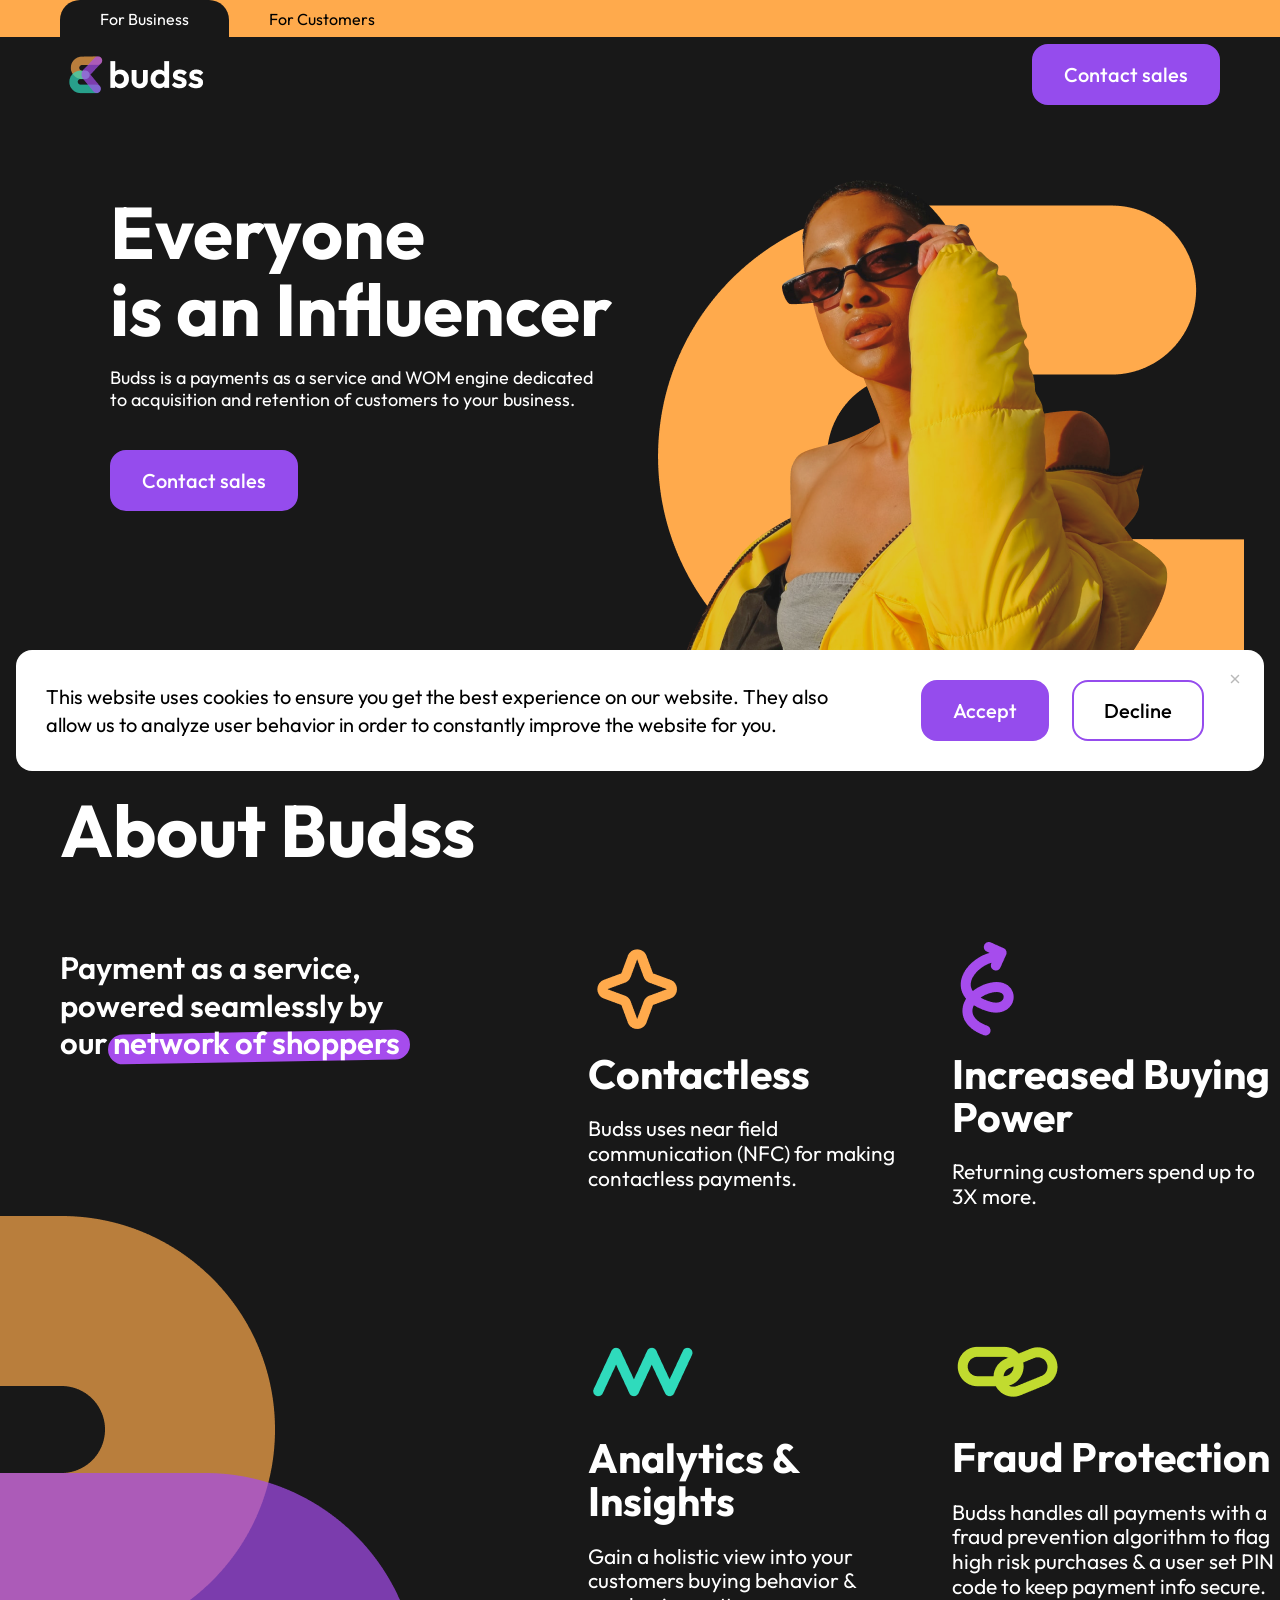
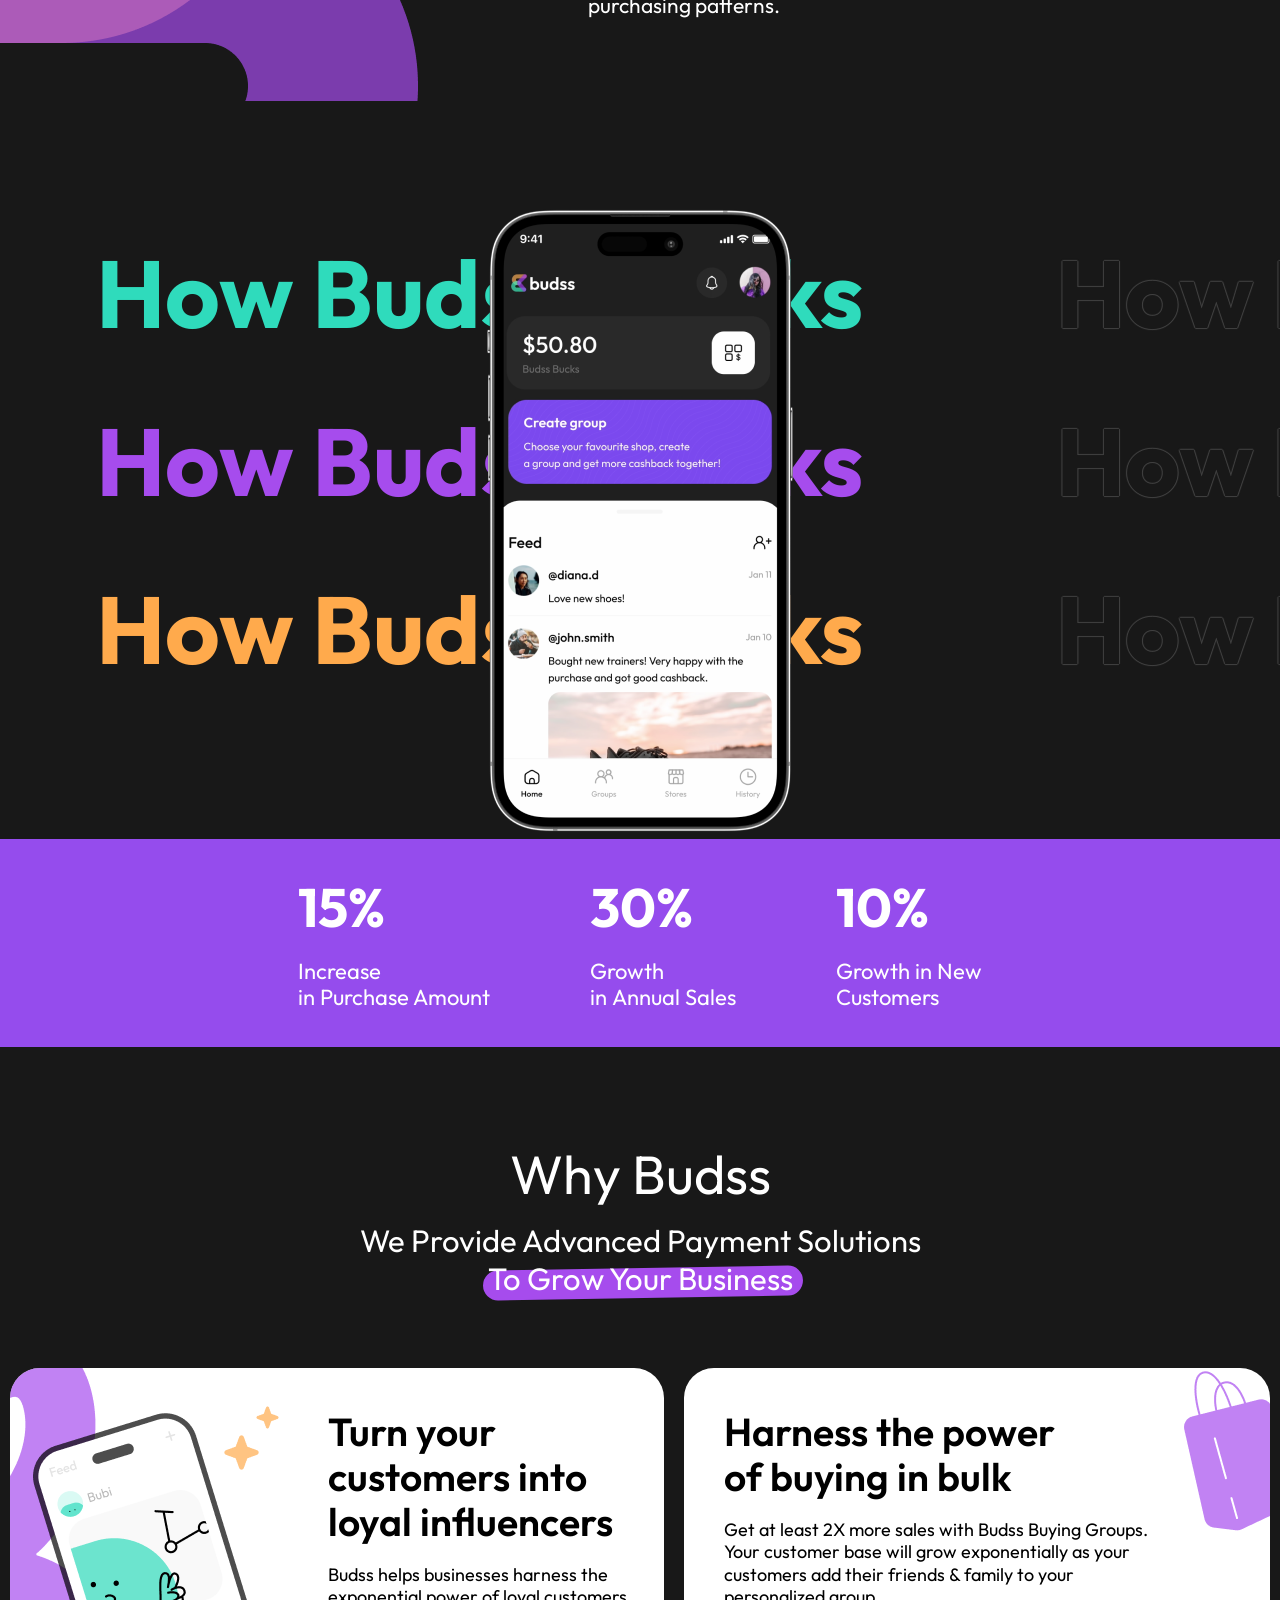
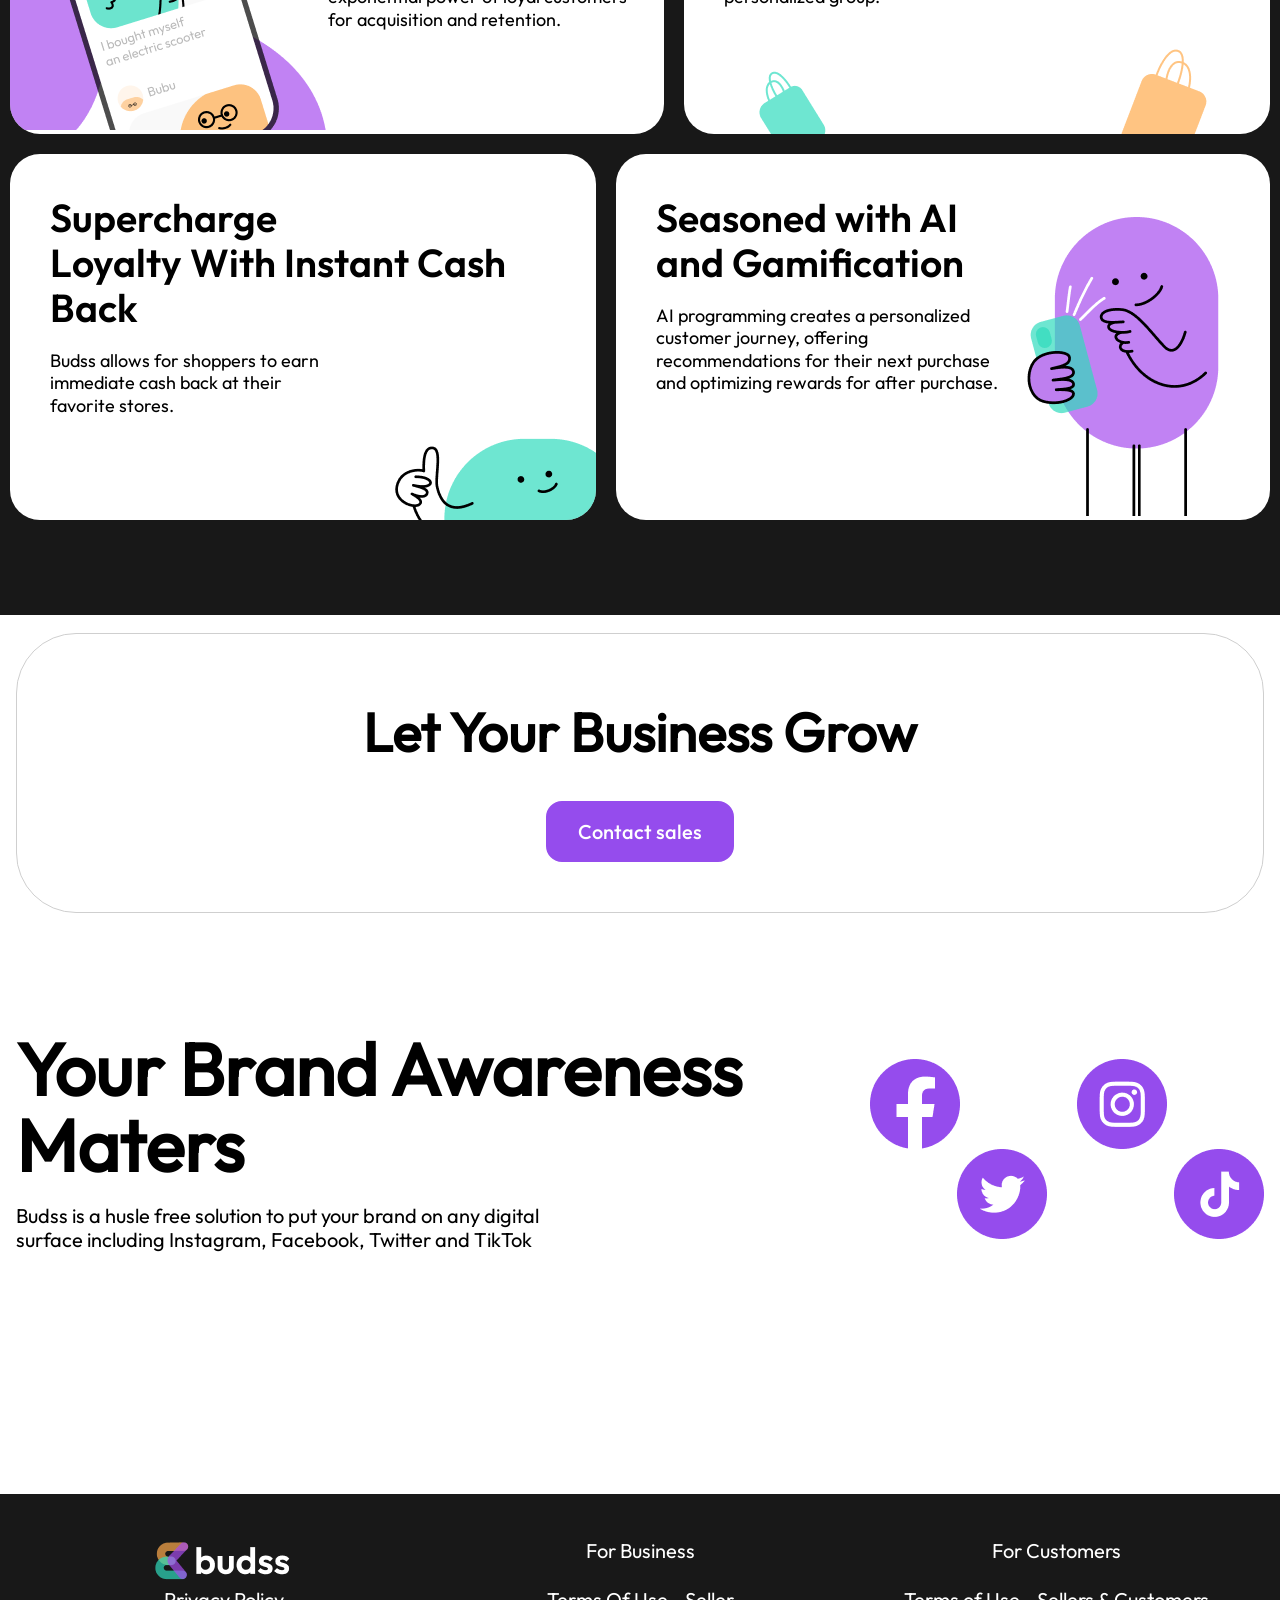
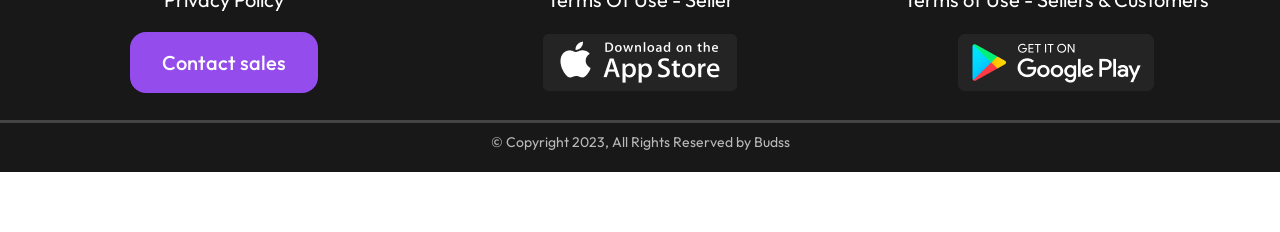
<file: index.html>
<!DOCTYPE html>
<html lang="en">
  <head>
    <meta charset="UTF-8" />
    <meta http-equiv="X-UA-Compatible" content="IE=edge" />
    <meta name="viewport" content="width=device-width, initial-scale=1.0" />
    <title>Business</title>
    <link rel="stylesheet" href="style.css" />
    <link rel="icon" sizes="32x32" href="icon.png" >
  </head>
  <body>
    <header class="header">
      <nav class="header__navigation header__navigation_background">
        <ul class="header__list">
          <li class="header__item header__item_active">
            <a class="header__link header__link_active" href="#"
              >For Business</a
            >
          </li>
          <li class="header__item">
            <a class="header__link" href="#">For Customers</a>
          </li>
        </ul>
      </nav>
      <div class="color">
        <div class="header__container">
          <div class="container">
            <div class="header__bottom">
              <img class="header__logo" src="images/Logo.png" alt="logo" />
              <button id="btn"
                class="button button-modal header__button button_active button_background button_width"
              >
                <span>Contact sales</span>
              </button>
              <img
                class="header__burger"
                src="images/burger.png"
                alt="burger-menu"
              />
            </div>
          </div>
        </div>

      </div>
    </header>
    <main class="main">
      <section class="section-everyone">
        <div class="container">
          <div class="section-everyone__inner">
            <div class="section-everyone__left">
              <h1
                class="section-everyone__title section-everyone__title_color title"
              >
                Everyone <br />
                is an Influencer
              </h1>
              <p
                class="section-everyone__text section-everyone__text_color text"
              >
                Budss is a payments as a service and WOM engine dedicated <br />
                to acquisition and retention of customers to your business.
              </p>
              <button id="btn"
                class="button button-modal section-everyone__button button_background button_width"
              >
                <span> Contact sales </span>
              </button>
            </div>
            <picture class="section-everyone__pic">
              <source
                srcset="images/human-mobile.png"
                media="(max-width: 767px)"
              />
              <img
                class="section-everyone__img"
                src="images/human.png"
                alt=""
              />
            </picture>
            <div class="mobile-menu">
              <div class="mobile-menu__container">
                <img class="mobile-menu__img" src="images/menu_close.png" alt="">
                <button 
                class="button mobile-menu__button  button_background button_width"
              >
                <span> Contact sales </span>
              </button>
              <ul class="mobile-menu__list">
                <li class="mobile-menu__item">For Business</li>
                <li class="mobile-menu__item">For Customers</li>
                <li class="mobile-menu__item">Privacy Policy</li>
                <li class="mobile-menu__item">Terms Of Use - Seller</li>
                <li class="mobile-menu__item">Terms of Use - Sellers & Customers</li>
              </ul>
              </div>
            </div>
            <div class="thank-you">
              <img class="thank-you__close" src="images/close.png" alt="">
              <img src="images/Thank-you!.png" alt="" class="thank-you__img">
              <h2 class="thank-you__title">Thank you!</h2>
              <p class="thank-you__text">Thank you, we have received your application and will contact you soon!</p>
              <button 
              class="button thank-you__button section-everyone__button button_background button_width"
            >
              <span> Super! </span>
            </button>
            </div>
            <div class="modal">
              <form class="contact-form" action="">
                <img class="contact-form__close" src="images/close.png" alt="">
                <div class="contact-form__text">Name <span>*</span></div>
                <input class="contact-form__input input-glaw" type="text" placeholder="Enter name">
                <div class="contact-form__text">Email <span>*</span></div>
                <input class="contact-form__input input-glaw" type="text" placeholder="Enter email">
                <div class="contact-form__text" >Phone number <span>*</span></div>
                <div class="contact-form__phone-wrapper">
                  <input class="contact-form__input phone input-glaw" type="tel" placeholder="+7 929 371 09 12"  maxlength="17">
                  <img src="images/ru-ico.png" alt="">
                </div>
                <div class="contact-form__text">Company</div>
                <input class="contact-form__input" type="text" placeholder="Enter company">
                <div class="contact-form__text">Website/Store URL</div>
                <input class="contact-form__input" type="text" placeholder="Enter Website/Store URL">
                <p class="contact-form__text-error">Please fill in all required fields</p>
                <p class="contact-form__content">By submitting this form you are agreeing to Budss’s <a class="contact-form__link" href="#">Privacy Policy</a> and <a class="contact-form__link" href="#">Terms of Use</a></p>
                <button id="btn"
                class="button contact-form__button button-modal  button_width btn-disable"
                disabled
              >
                <span> Contact sales </span>
              </button>
              </form>
              
        
            </div>
            <div class="cookies">
              <p class="cookies__text">This website uses cookies to ensure you get the best experience on our website. They also allow us to analyze user behavior in order to constantly improve the website for you.</p>
              <div class="cookies__buttons">
                <button
                  class="cookies__button  button button_active button_background button_width">
                  <span>Accept</span>
                </button>
                <button
                class="cookies__button  button button_active button_background button_width">
                <span>Decline</span>
              </button>
              </div>
              <img class="cookies__close" src="images/close.png" alt="">
            </div>
          </div>
        </div>
      </section>
      <section class="section-about">
        <div class="container">
          <h2 class="section-about__title section-about__title_color title">
            About Budss
          </h2>
          <div class="section-about__inner">
            <div class="section-about__first">
              <p
                class="section-about__first-text section-about__first-text_color text-decore"
              >
                Payment as a service, powered seamlessly by <br />
                our
                <span
                  class="section-about__text-content_decore text-content_decore"
                  >network of shoppers</span
                >
              </p>
              <img
                class="section-about__img-decore"
                src="images/decore.png"
                alt="decore"
              />
            </div>
            <div class="section-about__content">
              <img class="section-about__img" src="images/star.png" alt="img" />
              <h2
                class="section-about__title-content section-about__title-content_color"
              >
                Contactless
              </h2>
              <p class="section-about__text section-about__text_color">
                Budss uses near field communication (NFC) for making contactless
                payments.
              </p>
            </div>
            <div class="section-about__content">
              <img
                class="section-about__img"
                src="images/strel.png"
                alt="img"
              />
              <h2
                class="section-about__title-content section-about__title-content_color"
              >
                Increased Buying Power
              </h2>
              <p class="section-about__text section-about__text_color">
                Returning customers spend up to 3X more.
              </p>
            </div>
            <div class="section-about__content">
              <img class="section-about__img" src="images/line.png" alt="img" />
              <h2
                class="section-about__title-content section-about__title-content_color"
              >
                Analytics & Insights
              </h2>
              <p class="section-about__text section-about__text_color">
                Gain a holistic view into your customers buying behavior &
                purchasing patterns.
              </p>
            </div>
            <div class="section-about__content">
              <img class="section-about__img" src="images/sep.png" alt="img" />
              <h2
                class="section-about__title-content section-about__title-content_color"
              >
                Fraud Protection
              </h2>
              <p class="section-about__text section-about__text_color">
                Budss handles all payments with a fraud prevention algorithm to
                flag high risk purchases & a user set PIN code to keep payment
                info secure.
              </p>
            </div>
          </div>
        </div>
      </section>
      <section class="section-phone">
        <div class="container section-phone__container">
          <picture class="section-phone__pic">
            <source
              srcset="images/phone-mobile.png"
              media="(max-width: 1199px)"
            />
            <img class="section-phone__img" src="images/phone.png" alt="" />
          </picture>
          <div class="section-phone__infinity">
            <div class="section-phone__inner">
              <p
                class="section-phone__text section-phone__text_color-turquoise"
              >
                How Budss Works
              </p>
              <p
                class="section-phone__text section-phone__text_color-translucent"
              >
                How Budss Works
              </p>
              <p
                class="section-phone__text section-phone__text_color-turquoise"
              >
                How Budss Works
              </p>
              <p
                class="section-phone__text section-phone__text_color-translucent"
              >
                How Budss Works
              </p>
            </div>
          </div>
          <div class="section-phone__infinity">
            <div class="section-phone__inner section-phone__inner_left">
              <p class="section-phone__text section-phone__text_color-fel">
                How Budss Works
              </p>
              <p
                class="section-phone__text section-phone__text_color-translucent"
              >
                How Budss Works
              </p>
              <p class="section-phone__text section-phone__text_color-fel">
                How Budss Works
              </p>
              <p
                class="section-phone__text section-phone__text_color-translucent"
              >
                How Budss Works
              </p>
            </div>
          </div>
          <div class="section-phone__infinity">
            <div class="section-phone__inner">
              <p class="section-phone__text section-phone__text_color-orange">
                How Budss Works
              </p>
              <p
                class="section-phone__text section-phone__text_color-translucent"
              >
                How Budss Works
              </p>
              <p class="section-phone__text section-phone__text_color-orange">
                How Budss Works
              </p>
              <p
                class="section-phone__text section-phone__text_color-translucent"
              >
                How Budss Works
              </p>
            </div>
          </div>
        </div>
      </section>
      <section class="section-decoration">
        <div class="section-decoration__container container">
          <div class="section-decoration__inner">
            <div class="section-decoration__content">
              <div
                class="section-decoration__num section-decoration__num_color"
              >
                15%
              </div>
              <p
                class="section-decoration__text section-decoration__text_color"
              >
                Increase <br class="section-decoration__br" />
                in Purchase Amount
              </p>
            </div>
            <div class="section-decoration__content">
              <div
                class="section-decoration__num section-decoration__num_color"
              >
                30%
              </div>
              <p
                class="section-decoration__text section-decoration__text_color"
              >
                Growth <br class="section-decoration__br" />
                in Annual Sales
              </p>
            </div>
            <div class="section-decoration__content">
              <div
                class="section-decoration__num section-decoration__num_color"
              >
                10%
              </div>
              <p
                class="section-decoration__text section-decoration__text_color"
              >
                Growth in New <br class="section-decoration__br" />
                Customers
              </p>
            </div>
          </div>
        </div>
      </section>
      <section class="section-why">
        <div class="section-why__title section-why__title_color">Why Budss</div>
        <p
          class="section-why__text-content section-why__text-content_color text-decore"
        >
          We Provide Advanced Payment Solutions <br class="section-why__br" />
          <span class="section-why__text-content_decore text-content_decore">
            To Grow Your Business
          </span>
        </p>
        <div class="section-why__container">
          <div class="section-why__inner section-why__inner_revers">
            <picture>
              <source
                srcset="images/why-one-mobile.png"
                media="(max-width: 767px)"
              />
              <img src="images/why-one.png" alt="decore" />
            </picture>
            <div class="section-why__wrapper">
              <h2 class="section-why__title-inner">
                Turn your customers into loyal influencers
              </h2>
              <p class="section-why__text text-midle">
                Budss helps businesses harness the exponential power of loyal
                customers for acquisition and retention.
              </p>
            </div>
          </div>
          <div class="section-why__inner section-why__inner_padding">
            <div class="section-why__wrapper">
              <h2 class="section-why__title-inner">
                Harness the power of buying in bulk
              </h2>
              <p class="section-why__text text-midle">
                Get at least 2X more sales with Budss Buying Groups. Your
                customer base will grow exponentially as your customers add
                their friends & family to your personalized group.
              </p>
            </div>

            <img
              src="images/why-two.png"
              alt="decore"
              class="section-why__img_two"
            />
            <img
              src="images/why-tree.png"
              alt="decore"
              class="section-why__img_tree"
            />
            <img
              src="images/why-four.png"
              alt="decore"
              class="section-why__img_four"
            />
          </div>
        </div>
        <div class="section-why__container section-why__container_revers">
          <div class="section-why__inner section-why__inner_padding">
            <img
              src="images/why-five.png"
              alt="decore"
              class="section-why__img_five"
            />
            <div class="section-why__wrapper">
              <h2 class="section-why__title-inner">
                Supercharge <br />
                Loyalty With Instant Cash Back
              </h2>
              <p class="section-why__text text-midle">
                Budss allows for shoppers to earn <br />
                immediate cash back at their <br />
                favorite stores.
              </p>
            </div>
          </div>
          <div class="section-why__inner section-why__inner_padding">
            <div class="section-why__wrapper">
              <h2 class="section-why__title-inner">
                Seasoned with AI <br />
                and Gamification
              </h2>
              <p class="section-why__text text-midle">
                AI programming creates a personalized customer journey, offering
                recommendations for their next purchase and optimizing rewards
                for after purchase.
              </p>
            </div>

            <picture class="">
              <source
                srcset="images/why-six-mob.png"
                media="(max-width: 767px)"
              />
              <img
                class="section-why__img_desktop"
                src="images/why-six.png"
                alt=""
              />
            </picture>
            <!-- <img
              class="section-why__img_mobile section-why__img_bottom"
              src="images/why-six-mob.png"
              alt="decore"
            />
            <img
              class="section-why__img_desktop section-why__img_bottom"
              src="images/why-six.png"
              alt="decore"
            /> -->
          </div>
        </div>
      </section>
      <section class="grow">
        <div class="container">
          <div class="grow__container">
            <h2 class="grow__title">
              Let Your <br class="grow__br" />Business Grow
            </h2>
            <button id="btn"
              class="button button-modal button_active button_background button_width button_border"
            >
              <span> Contact sales </span>
            </button>
          </div>
        </div>
      </section>
      <section class="section-your-brand">
        <div class="section-your-brand__container">
          <div class="section-your-brand__content">
            <h2 class="section-your-brand__title title">
              Your Brand Awareness Maters
            </h2>
            <p class="section-your-brand__text">
              Budss is a husle free solution to put your brand on any digital
              surface including Instagram, Facebook, Twitter and TikTok
            </p>
          </div>
          <div class="section-your-brand__images">
            <img
              src="images/fasebook.png"
              alt=""
              class="section-your-brand__img"
            />
            <img
              src="images/instagram.png"
              alt=""
              class="section-your-brand__img"
            />
            <img
              src="images/twiter.png"
              alt=""
              class="section-your-brand__img"
            />
            <img
              src="images/tiktok.png"
              alt=""
              class="section-your-brand__img"
            />
          </div>
        </div>
        <div class="section-your-brand__brands">
          <picture class="section-your-brand__pic-brand">
            <source srcset="images/woo-mob.png" media="(max-width: 767px)" />
            <img
              class="section-your-brand__img-brand"
              src="images/woo.png"
              alt=""
            />
          </picture>
          <picture class="section-your-brand__pic-brand">
            <source
              srcset="images/shopify-mob.png"
              media="(max-width: 767px)"
            />
            <img
              class="section-your-brand__img-brand"
              src="images/shopify.png"
              alt=""
            />
          </picture>
          <picture class="section-your-brand__pic-brand">
            <source srcset="images/square-mob.png" media="(max-width: 767px)" />
            <img
              class="section-your-brand__img-brand"
              src="images/square.png"
              alt=""
            />
          </picture>
          <picture class="section-your-brand__pic-brand">
            <source
              srcset="images/squaresoace-mob.png"
              media="(max-width: 767px)"
            />
            <img
              class="section-your-brand__img-brand"
              src="images/squaresoace.png"
              alt=""
            />
          </picture>
          <picture class="section-your-brand__pic-brand">
            <source
              srcset="images/colover-mob.png"
              media="(max-width: 767px)"
            />
            <img
              class="section-your-brand__img-brand"
              src="images/colover.png"
              alt=""
            />
          </picture>
        </div>
      </section>
    </main>
    <footer class="footer">
      <div class="footer__container footer__container_grid">
        <img class="footer__logo" src="images/Logo.png" alt="" />
        <div class="footer__text">For Business</div>
        <div class="footer__text">For Customers</div>
        <div class="footer__text">Privacy Policy</div>
        <div class="footer__text">Terms Of Use - Seller</div>
        <div class="footer__text">Terms of Use - Sellers & Customers</div>
        <button id="btn"
          class="button button-modal footer__button button_active button_background button_width"
        >
          <span> Contact sales </span>
        </button>
        <img class="footer__store" src="images/appstore.png" alt="" />
        <img class="footer__store" src="images/googleplay.png" alt="" />
      </div>
      <div class="footer__container footer__container_flex">
        <div class="footer__bottom-text">
          © Copyright 2023, All Rights Reserved by Budss
        </div>
        <ul class="footer__list">
          <li class="footer__item">
            <a class="footer__link" href="#">Privacy Policy</a>
          </li>
          <li class="footer__item">
            <a class="footer__link" href="#">Terms Of Use - Seller</a>
          </li>
          <li class="footer__item">
            <a class="footer__link" href="#"
              >Terms of Use - Sellers & Customers</a
            >
          </li>
        </ul>
      </div>
    </footer>
    <script type = "module" src="script.js"></script>
  </body>
</html>
</file>
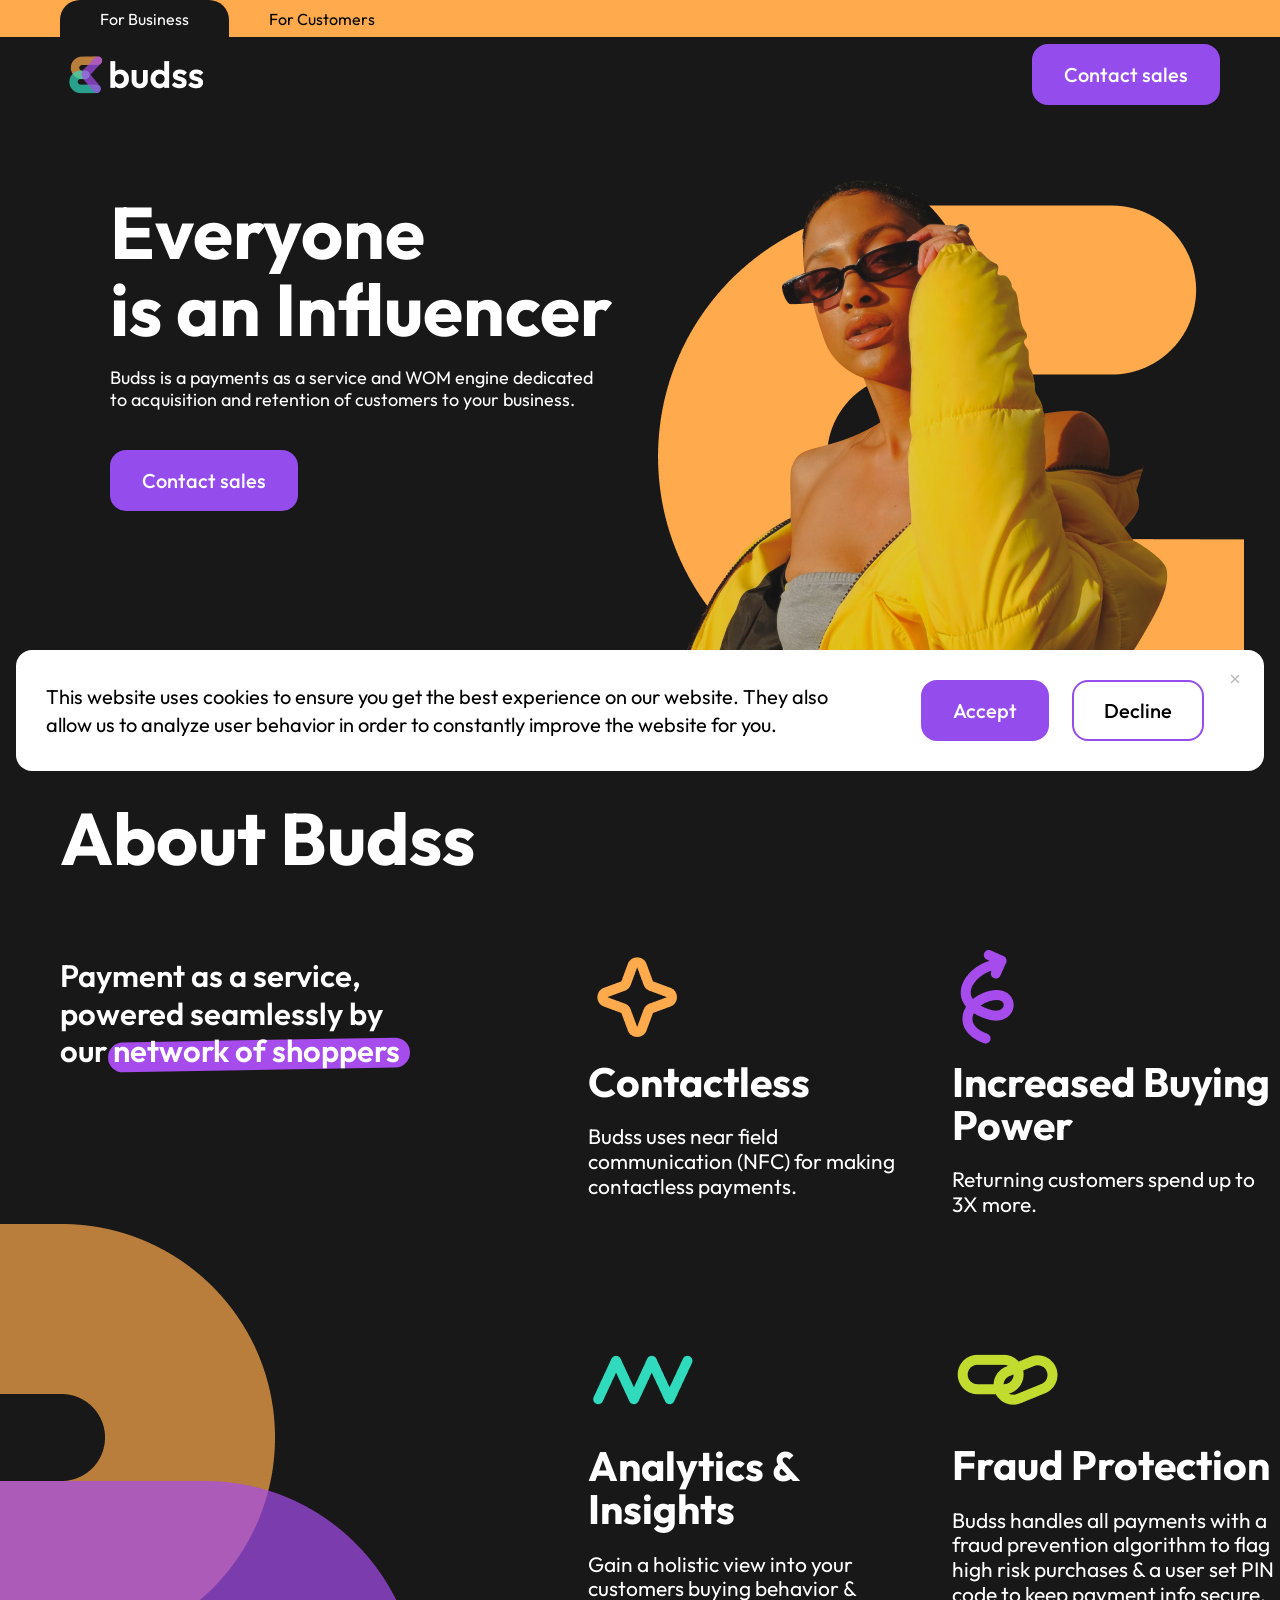
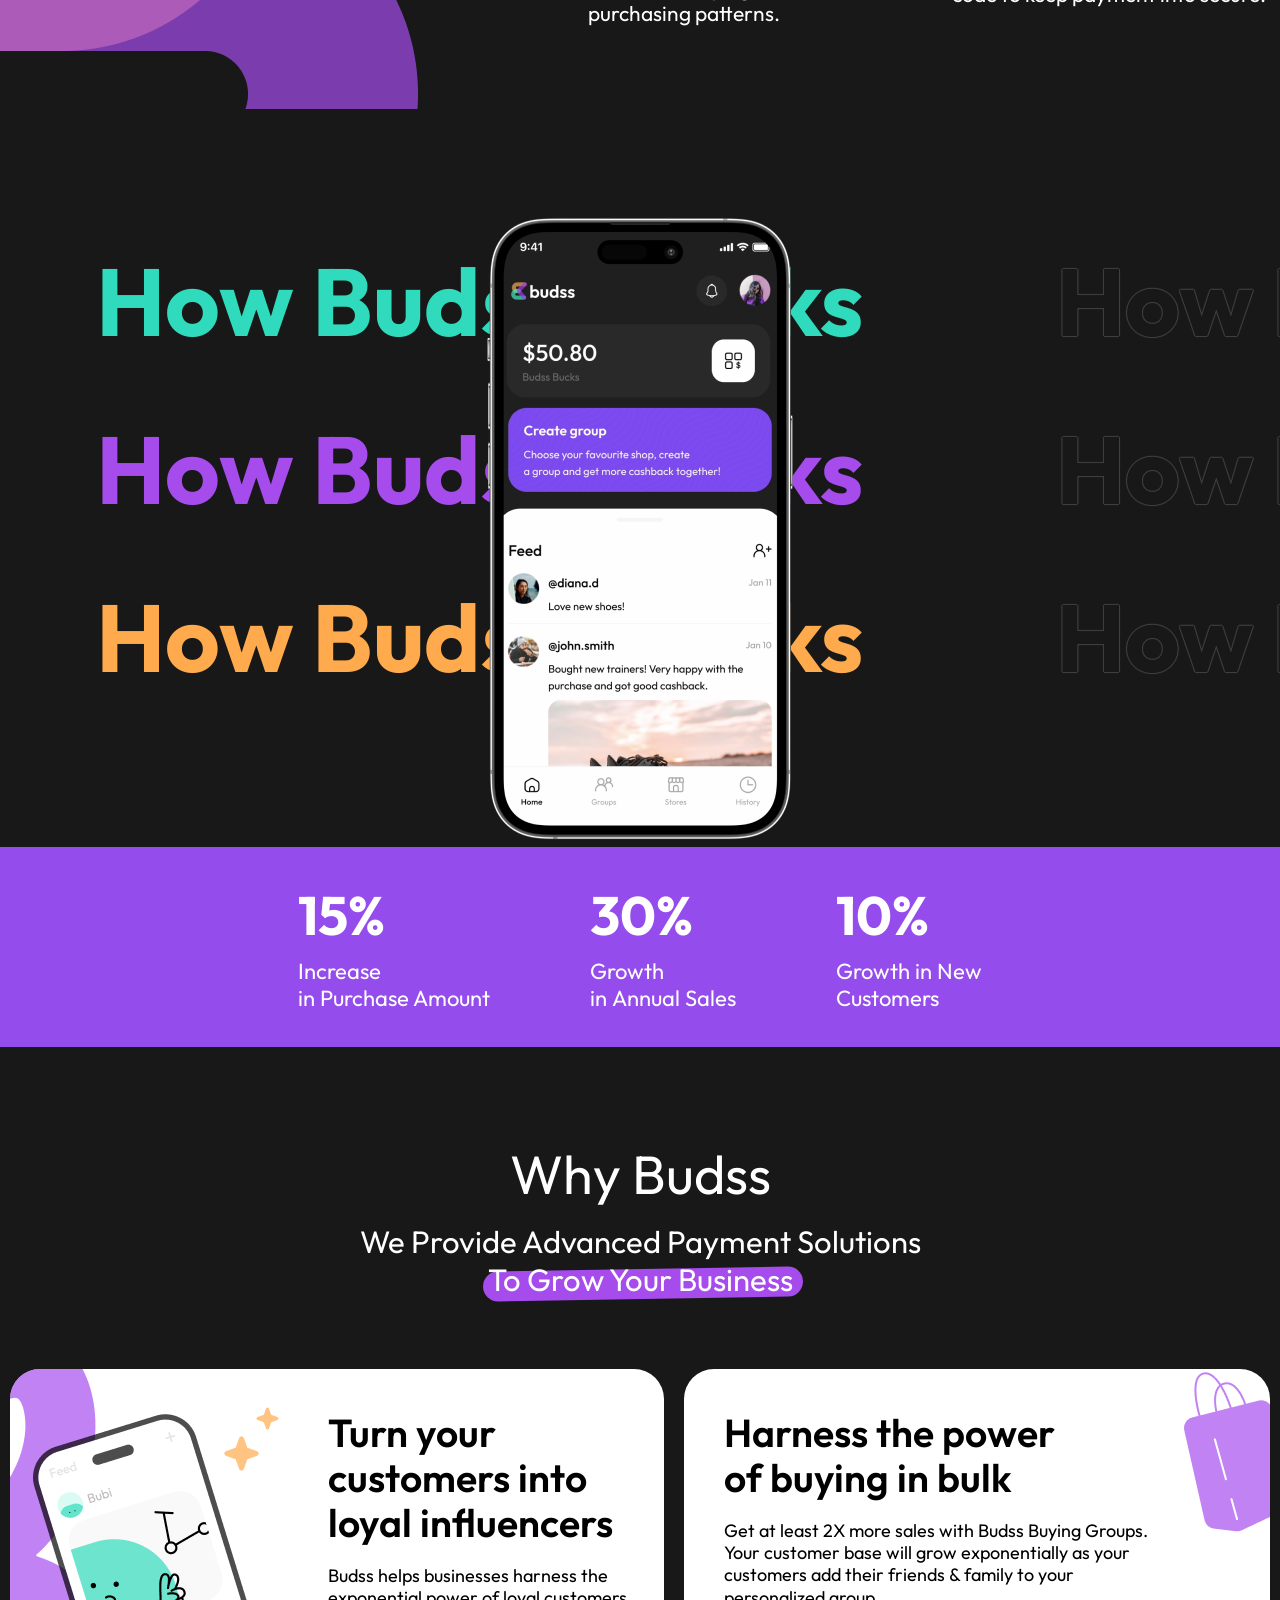
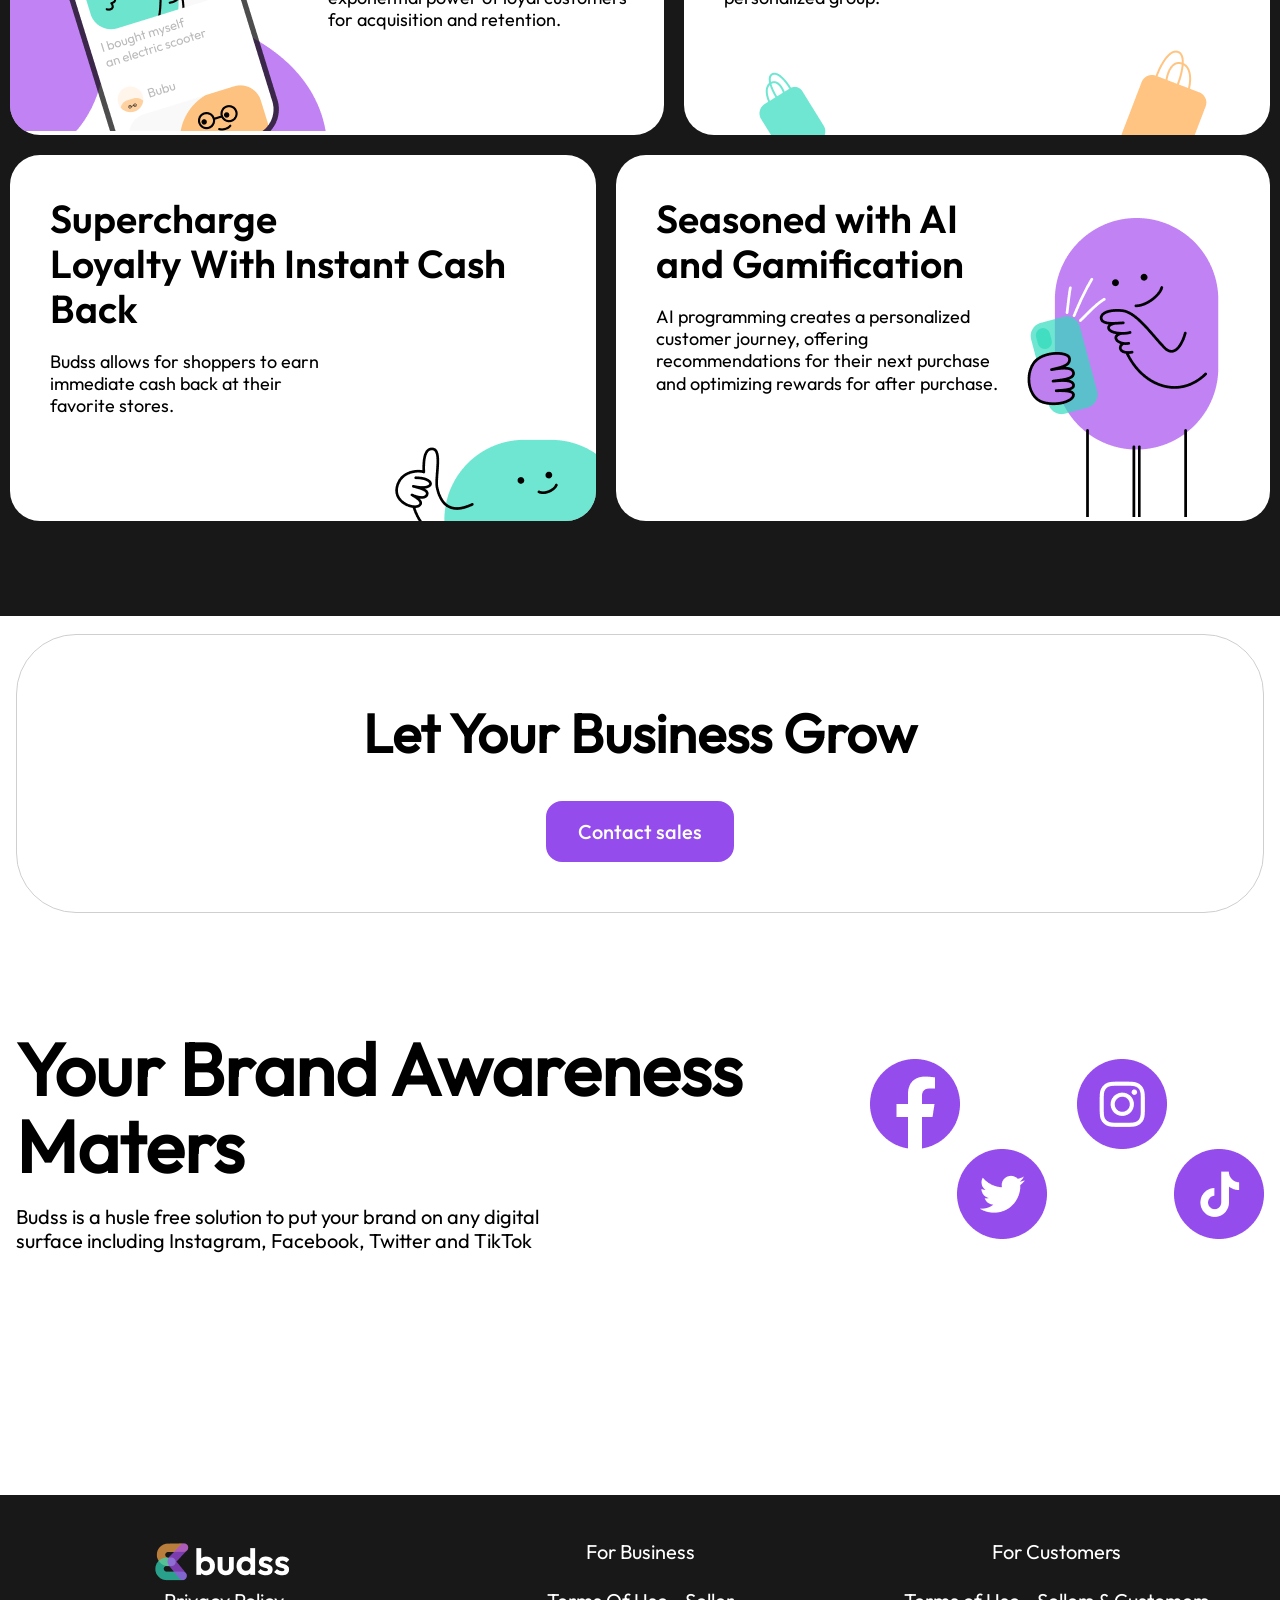
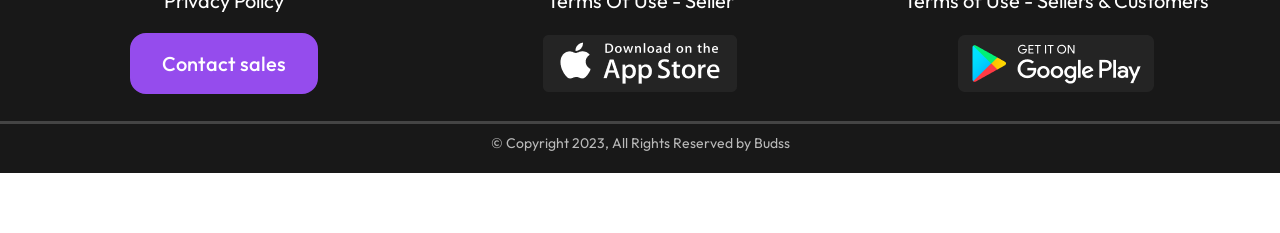
<file: Business/index.html>
<!DOCTYPE html>
<html lang="en">
  <head>
    <meta charset="UTF-8">
    <meta http-equiv="X-UA-Compatible" content="IE=edge">
    <meta name="viewport" content="width=device-width, initial-scale=1.0">
    <title>Business</title>
    <link rel="stylesheet" href="style.css">
  </head>
  <body>
    <header class="header">
      <nav class="header__navigation header__navigation_background">
        <ul class="header__list">
          <li class="header__item header__item_active">
            <a class="header__link header__link_active" href="#"
              >For Business</a
            >
          </li>
          <li class="header__item">
            <a class="header__link" href="#">For Customers</a>
          </li>
        </ul>
      </nav>
      <div class="color">
        <div class="header__bottom2"></div>
        <div class="header__container">
          <div class="container">
            <div class="header__bottom">
              <img class="header__logo" src="images/Logo.png" alt="logo">
              <button 
                class="button button-modal header__button button_active button_background button_width btn-contact"
              >
                <span>Contact sales</span>
              </button>
              <img
                class="header__burger"
                src="images/burger.png"
                alt="burger-menu"
              >
            </div>
          </div>
        </div>

      </div>
    </header>
    <main>
      <section class="section-everyone">
        <div class="container">
          <div class="section-everyone__inner">
            <div class="section-everyone__left">
              <h1
                class="section-everyone__title section-everyone__title_color title"
              >
                Everyone <br>
                is an Influencer
              </h1>
              <p
                class="section-everyone__text section-everyone__text_color text"
              >
                Budss is a payments as a service and WOM engine dedicated <br>
                to acquisition and retention of customers to your business.
              </p>
              <button 
                class="button button-modal section-everyone__button button_background button_width btn-contact"
              >
                <span> Contact sales </span>
              </button>
            </div>
            <picture class="section-everyone__pic">
              <source
                srcset="images/human-mobile.png"
                media="(max-width: 767px)"
              >
              <img
                class="section-everyone__img"
                src="images/human.png"
                alt="model"
              >
            </picture>
            <div class="mobile-menu">
              <div class="mobile-menu__container">
                <img class="mobile-menu__img" src="images/menu_close.png" alt="close">
                <button 
                class="button mobile-menu__button  button_background button_width"
              >
                <span> Contact sales </span>
              </button>
              <ul class="mobile-menu__list">
                <li class="mobile-menu__item">For Business</li>
                <li class="mobile-menu__item">For Customers</li>
                <li class="mobile-menu__item">Privacy Policy</li>
                <li class="mobile-menu__item">Terms Of Use - Seller</li>
                <li class="mobile-menu__item">Terms of Use - Sellers & Customers</li>
              </ul>
              </div>
            </div>
            <div class="thank-you">
              <img class="thank-you__close" src="images/close.png" alt="close">
              <img src="images/Thank-you!.png" alt="thank-you" class="thank-you__img">
              <h2 class="thank-you__title">Thank you!</h2>
              <p class="thank-you__text">Thank you, we have received your application and will contact you soon!</p>
              <button 
              class="button thank-you__button section-everyone__button button_background button_width"
            >
              <span> Super! </span>
            </button>
            </div>
            <div class="modal">
              <form class="contact-form" action="#">
                <img class="contact-form__close" src="images/close.png" alt="close">
                <div class="contact-form__text">Name <span>*</span></div>
                <input class="contact-form__input input-glaw" type="text" placeholder="Enter name">
                <div class="contact-form__text">Email <span>*</span></div>
                <input class="contact-form__input input-glaw" type="text" placeholder="Enter email">
                <div class="contact-form__text" >Phone number <span>*</span></div>
                <div class="contact-form__phone-wrapper">
                  <input class="contact-form__input phone input-glaw" type="tel" placeholder="+7 929 371 09 12"  maxlength="16">
                  <img src="images/ru-ico.png" alt="flag">
                </div>
                <div class="contact-form__text">Company</div>
                <input class="contact-form__input" type="text" placeholder="Enter company">
                <div class="contact-form__text">Website/Store URL</div>
                <input class="contact-form__input" type="text" placeholder="Enter Website/Store URL">
                <p class="contact-form__text-error">Please fill in all required fields</p>
                <p class="contact-form__content">By submitting this form you are agreeing to Budss’s <a class="contact-form__link" href="#">Privacy Policy</a> and <a class="contact-form__link" href="#">Terms of Use</a></p>
                <button 
                class="button contact-form__button button-modal  button_width btn-disable btn-contact"
                disabled
              >
                <span> Contact sales </span>
              </button>
              </form>
              
        
            </div>
            <div class="cookies">
              <p class="cookies__text">This website uses cookies to ensure you get the best experience on our website. They also allow us to analyze user behavior in order to constantly improve the website for you.</p>
              <div class="cookies__buttons">
                <button
                  class="cookies__button  button button_active button_background button_width">
                  <span>Accept</span>
                </button>
                <button
                class="cookies__button  button button_active button_background button_width">
                <span>Decline</span>
              </button>
              </div>
              <img class="cookies__close" src="images/close.png" alt="close">
            </div>
          </div>
        </div>
      </section>
      <section class="section-about">
        <div class="container">
          <h2 class="section-about__title section-about__title_color title">
            About Budss
          </h2>
          <div class="section-about__inner">
            <div class="section-about__first">
              <p
                class="section-about__first-text section-about__first-text_color text-decore"
              >
                Payment as a service, powered seamlessly by <br>
                our
                <span
                  class="section-about__text-content_decore text-content_decore"
                  >network of shoppers</span
                >
              </p>
              <img
                class="section-about__img-decore"
                src="images/decore.png"
                alt="decore"
              >
            </div>
            <div class="section-about__content">
              <img class="section-about__img" src="images/star.png" alt="star" >
              <h2
                class="section-about__title-content section-about__title-content_color"
              >
                Contactless
              </h2>
              <p class="section-about__text section-about__text_color">
                Budss uses near field communication (NFC) for making contactless
                payments.
              </p>
            </div>
            <div class="section-about__content">
              <img
                class="section-about__img"
                src="images/strel.png"
                alt="decore"
              >
              <h2
                class="section-about__title-content section-about__title-content_color"
              >
                Increased Buying Power
              </h2>
              <p class="section-about__text section-about__text_color">
                Returning customers spend up to 3X more.
              </p>
            </div>
            <div class="section-about__content">
              <img class="section-about__img" src="images/line.png" alt="decore" >
              <h2
                class="section-about__title-content section-about__title-content_color"
              >
                Analytics & Insights
              </h2>
              <p class="section-about__text section-about__text_color">
                Gain a holistic view into your customers buying behavior &
                purchasing patterns.
              </p>
            </div>
            <div class="section-about__content">
              <img class="section-about__img" src="images/sep.png" alt="decore" >
              <h2
                class="section-about__title-content section-about__title-content_color"
              >
                Fraud Protection
              </h2>
              <p class="section-about__text section-about__text_color">
                Budss handles all payments with a fraud prevention algorithm to
                flag high risk purchases & a user set PIN code to keep payment
                info secure.
              </p>
            </div>
          </div>
        </div>
      </section>
      <section class="section-phone">
        <h2 style="display: none;">phone</h2>
        <div class="container section-phone__container">
          <picture class="section-phone__pic">
            <source
              srcset="images/phone-mobile.png"
              media="(max-width: 1199px)"
            >
            <img class="section-phone__img" src="images/phone.png" alt="phone" >
          </picture>
          <div class="section-phone__infinity">
            <div class="section-phone__inner">
              <p
                class="section-phone__text section-phone__text_color-turquoise"
              >
                How Budss Works
              </p>
              <p
                class="section-phone__text section-phone__text_color-translucent"
              >
                How Budss Works
              </p>
              <p
                class="section-phone__text section-phone__text_color-turquoise"
              >
                How Budss Works
              </p>
              <p
                class="section-phone__text section-phone__text_color-translucent"
              >
                How Budss Works
              </p>
            </div>
          </div>
          <div class="section-phone__infinity">
            <div class="section-phone__inner section-phone__inner_left">
              <p class="section-phone__text section-phone__text_color-fel">
                How Budss Works
              </p>
              <p
                class="section-phone__text section-phone__text_color-translucent"
              >
                How Budss Works
              </p>
              <p class="section-phone__text section-phone__text_color-fel">
                How Budss Works
              </p>
              <p
                class="section-phone__text section-phone__text_color-translucent"
              >
                How Budss Works
              </p>
            </div>
          </div>
          <div class="section-phone__infinity">
            <div class="section-phone__inner">
              <p class="section-phone__text section-phone__text_color-orange">
                How Budss Works
              </p>
              <p
                class="section-phone__text section-phone__text_color-translucent"
              >
                How Budss Works
              </p>
              <p class="section-phone__text section-phone__text_color-orange">
                How Budss Works
              </p>
              <p
                class="section-phone__text section-phone__text_color-translucent"
              >
                How Budss Works
              </p>
            </div>
          </div>
        </div>
      </section>
      <section class="section-decoration">
        <div class="section-decoration__container container">
          <div class="section-decoration__inner">
            <div class="section-decoration__content">
              <h2
                class="section-decoration__num section-decoration__num_color"
              >
                15%
            </h2>
              <p
                class="section-decoration__text section-decoration__text_color"
              >
                Increase <br class="section-decoration__br" >
                in Purchase Amount
              </p>
            </div>
            <div class="section-decoration__content">
              <h2
                class="section-decoration__num section-decoration__num_color"
              >
                30%
            </h2>
              <p
                class="section-decoration__text section-decoration__text_color"
              >
                Growth <br class="section-decoration__br" >
                in Annual Sales
              </p>
            </div>
            <div class="section-decoration__content">
              <h2
                class="section-decoration__num section-decoration__num_color"
              >
                10%
            </h2>
              <p
                class="section-decoration__text section-decoration__text_color"
              >
                Growth in New <br class="section-decoration__br" >
                Customers
              </p>
            </div>
          </div>
        </div>
      </section>
      <section class="section-why">
        <div class="section-why__title section-why__title_color">Why Budss</div>
        <p
          class="section-why__text-content section-why__text-content_color text-decore"
        >
          We Provide Advanced Payment Solutions <br class="section-why__br" >
          <span class="section-why__text-content_decore text-content_decore">
            To Grow Your Business
          </span>
        </p>
        <div class="section-why__container">
          <div class="section-why__inner section-why__inner_revers">
            <picture>
              <source
                srcset="images/why-one-mobile.png"
                media="(max-width: 767px)"
              >
              <img src="images/why-one.png" alt="decore" >
            </picture>
            <div class="section-why__wrapper">
              <h2 class="section-why__title-inner">
                Turn your customers into loyal influencers
              </h2>
              <p class="section-why__text text-midle">
                Budss helps businesses harness the exponential power of loyal
                customers for acquisition and retention.
              </p>
            </div>
          </div>
          <div class="section-why__inner section-why__inner_padding">
            <div class="section-why__wrapper">
              <h2 class="section-why__title-inner">
                Harness the power of buying in bulk
              </h2>
              <p class="section-why__text text-midle">
                Get at least 2X more sales with Budss Buying Groups. Your
                customer base will grow exponentially as your customers add
                their friends & family to your personalized group.
              </p>
            </div>

            <img
              src="images/why-two.png"
              alt="decore"
              class="section-why__img_two"
            >
            <img
              src="images/why-tree.png"
              alt="decore"
              class="section-why__img_tree"
            >
            <img
              src="images/why-four.png"
              alt="decore"
              class="section-why__img_four"
            >
          </div>
        </div>
        <div class="section-why__container section-why__container_revers">
          <div class="section-why__inner section-why__inner_padding">
            <img
              src="images/why-five.png"
              alt="decore"
              class="section-why__img_five"
            >
            <div class="section-why__wrapper">
              <h2 class="section-why__title-inner">
                Supercharge <br>
                Loyalty With Instant Cash Back
              </h2>
              <p class="section-why__text text-midle">
                Budss allows for shoppers to earn <br>
                immediate cash back at their <br>
                favorite stores.
              </p>
            </div>
          </div>
          <div class="section-why__inner section-why__inner_padding">
            <div class="section-why__wrapper">
              <h2 class="section-why__title-inner">
                Seasoned with AI <br>
                and Gamification
              </h2>
              <p class="section-why__text text-midle">
                AI programming creates a personalized customer journey, offering
                recommendations for their next purchase and optimizing rewards
                for after purchase.
              </p>
            </div>

            <picture class="">
              <source
                srcset="images/why-six-mob.png"
                media="(max-width: 767px)"
              >
              <img
                class="section-why__img_desktop"
                src="images/why-six.png"
                alt="decore"
              >
            </picture>
          </div>
        </div>
      </section>
      <section class="grow">
        <div class="container">
          <div class="grow__container">
            <h2 class="grow__title">
              Let Your <br class="grow__br" >Business Grow
            </h2>
            <button 
              class="button button-modal button_active button_background button_width button_border btn-contact"
            >
              <span> Contact sales </span>
            </button>
          </div>
        </div>
      </section>
      <section class="section-your-brand">
        <div class="section-your-brand__container">
          <div class="section-your-brand__content">
            <h2 class="section-your-brand__title title">
              Your Brand Awareness Maters
            </h2>
            <p class="section-your-brand__text">
              Budss is a husle free solution to put your brand on any digital
              surface including Instagram, Facebook, Twitter and TikTok
            </p>
          </div>
          <div class="section-your-brand__images">
            <img
              src="images/fasebook.png"
              alt="fasebook"
              class="section-your-brand__img"
            >
            <img
              src="images/instagram.png"
              alt="instagram"
              class="section-your-brand__img"
            >
            <img
              src="images/twiter.png"
              alt="twiter"
              class="section-your-brand__img"
            >
            <img
              src="images/tiktok.png"
              alt="tiktok"
              class="section-your-brand__img"
            >
          </div>
        </div>
        <div class="section-your-brand__brands">
          <picture class="section-your-brand__pic-brand">
            <source srcset="images/woo-mob.png" media="(max-width: 767px)" >
            <img
              class="section-your-brand__img-brand"
              src="images/woo.png"
              alt="woo"
            >
          </picture>
          <picture class="section-your-brand__pic-brand">
            <source
              srcset="images/shopify-mob.png"
              media="(max-width: 767px)"
            >
            <img
              class="section-your-brand__img-brand"
              src="images/shopify.png"
              alt="shopify"
            >
          </picture>
          <picture class="section-your-brand__pic-brand">
            <source srcset="images/square-mob.png" media="(max-width: 767px)" >
            <img
              class="section-your-brand__img-brand"
              src="images/square.png"
              alt="square"
            >
          </picture>
          <picture class="section-your-brand__pic-brand">
            <source
              srcset="images/squaresoace-mob.png"
              media="(max-width: 767px)"
            >
            <img
              class="section-your-brand__img-brand"
              src="images/squaresoace.png"
              alt="square"
            >
          </picture>
          <picture class="section-your-brand__pic-brand">
            <source
              srcset="images/colover-mob.png"
              media="(max-width: 767px)"
            >
            <img
              class="section-your-brand__img-brand"
              src="images/colover.png"
              alt="colover"
            >
          </picture>
        </div>
      </section>
    </main>
    <footer class="footer">
      <div class="footer__container footer__container_grid">
        <img class="footer__logo" src="images/Logo.png" alt="logo" >
        <div class="footer__text">For Business</div>
        <div class="footer__text">For Customers</div>
        <div class="footer__text">Privacy Policy</div>
        <div class="footer__text">Terms Of Use - Seller</div>
        <div class="footer__text">Terms of Use - Sellers & Customers</div>
        <button 
          class="button button-modal footer__button button_active button_background button_width btn-contact"
        >
          <span> Contact sales </span>
        </button>
        <img class="footer__store" src="images/appstore.png" alt="appstore" >
        <img class="footer__store" src="images/googleplay.png" alt="googleplay" >
      </div>
      <div class="footer__container footer__container_flex">
        <div class="footer__bottom-text">
          © Copyright 2023, All Rights Reserved by Budss
        </div>
        <ul class="footer__list">
          <li class="footer__item">
            <a class="footer__link" href="#">Privacy Policy</a>
          </li>
          <li class="footer__item">
            <a class="footer__link" href="#">Terms Of Use - Seller</a>
          </li>
          <li class="footer__item">
            <a class="footer__link" href="#"
              >Terms of Use - Sellers & Customers</a
            >
          </li>
        </ul>
      </div>
    </footer>
    <script src="script.js"></script>
  </body>
</html>
</file>
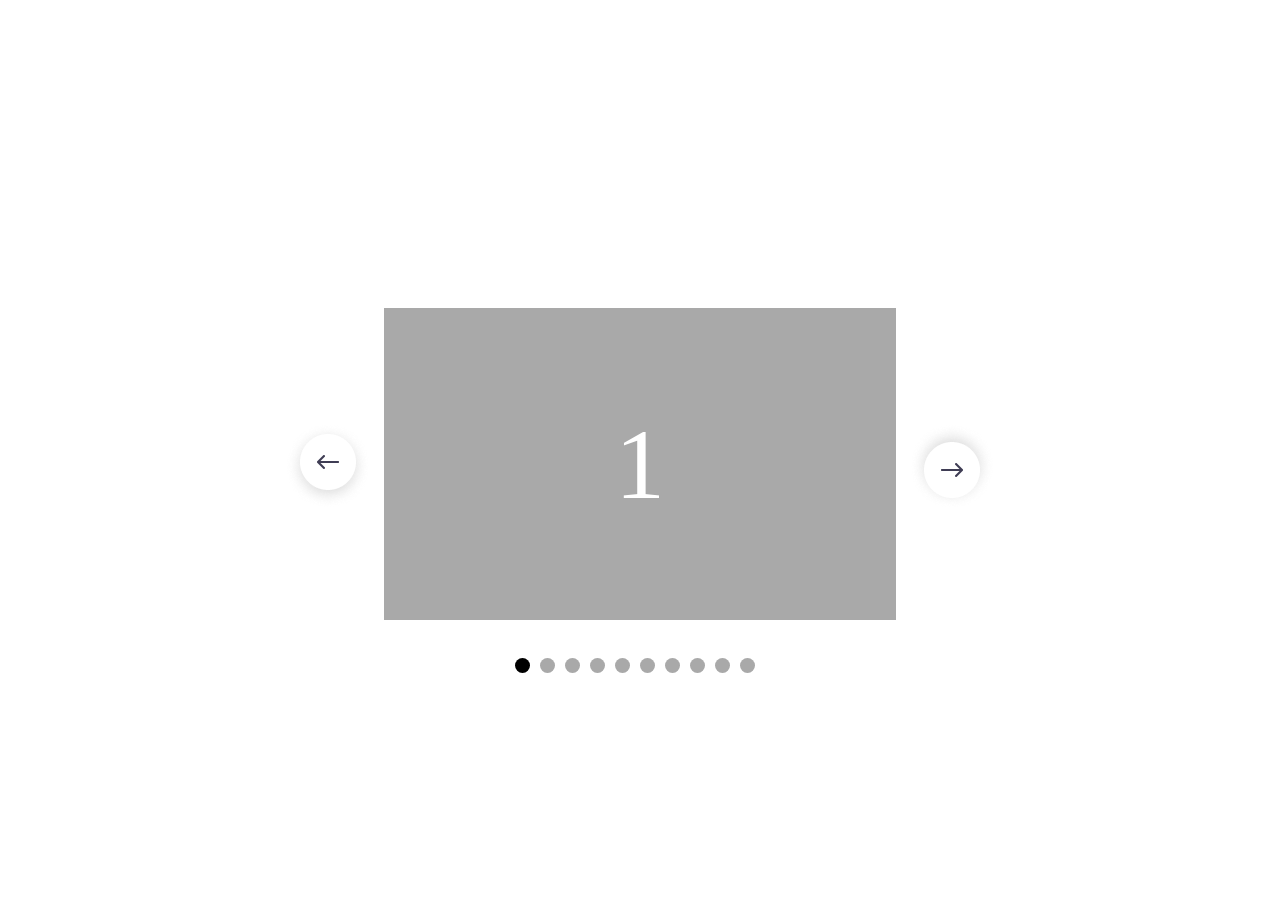
<file: slider/index.html>
<!DOCTYPE html>
<html lang="en">
  <head>
    <meta charset="UTF-8" />
    <meta name="viewport" content="width=device-width, initial-scale=1.0" />
    <meta http-equiv="X-UA-Compatible" content="ie=edge" />
    <link rel="shortcut icon" type="image/png" href="img/icon.png" />

    <link rel="stylesheet" href="style.css" />

    <title>Слайдер</title>
  </head>
  <body>
    <div class="container">
      <div class="slider">
        <div class="slide__item">1</div>
        <div class="slide__item">2</div>
        <div class="slide__item">3</div>
        <div class="slide__item">4</div>
        <div class="slide__item">5</div>
        <div class="slide__item">6</div>
        <div class="slide__item">7</div>
        <div class="slide__item">8</div>
        <div class="slide__item">9</div>
        <div class="slide__item">10</div>
      </div>
      <img class="slider__img-left" src="img/Left.png" alt="">
      <img class="slider__img-right" src="img/Left.png" alt="">
      <div class="pop-up">
      </div>
    </div>
    <script src="script.js"></script>
  </body>
</html>
</file>
<file: style.css>
@font-face {
  font-family: "font-900";
  src: url("fonts/Outfit-Black.woff") format("woff"), url("fonts/Outfit-Black.woff2") format("woff2");
}
@font-face {
  font-family: "font-800";
  src: url("fonts/Outfit-ExtraBold.woff") format("woff"), url("fonts/Outfit-ExtraBold.woff2") format("woff2");
}
@font-face {
  font-family: "font-700";
  src: url("fonts/Outfit-Bold.woff") format("woff"), url("fonts/Outfit-Bold.woff2") format("woff2");
}
@font-face {
  font-family: "font-600";
  src: url("fonts/Outfit-SemiBold.woff") format("woff"), url("fonts/Outfit-SemiBold.woff2") format("woff2");
}
@font-face {
  font-family: "font-500";
  src: url("fonts/Outfit-Medium.woff") format("woff"), url("fonts/Outfit-Medium.woff2") format("woff2");
}
@font-face {
  font-family: "font-400";
  src: url("fonts/Outfit-Regular.woff") format("woff"), url("fonts/Outfit-Regular.woff2") format("woff2");
}
@font-face {
  font-family: "font-300";
  src: url("fonts/Outfit-Light.woff") format("woff"), url("fonts/Outfit-Light.woff2") format("woff2");
}
@font-face {
  font-family: "font-200";
  src: url("fonts/Outfit-ExtraLight.woff") format("woff"), url("fonts/Outfit-ExtraLight.woff2") format("woff2");
}
@font-face {
  font-family: "font-100";
  src: url("fonts/Outfit-Thin.woff") format("woff"), url("fonts/Outfit-Thin.woff2") format("woff2");
}
body {
  font-family: "font-400";
  margin: 0;
}

section {
  margin-top: -1px;
  margin-bottom: -2px;
}

.header__navigation {
  margin-bottom: -1px;
}

.header__navigation_background {
  background: #ffaa4c;
}

.header__list {
  max-width: 1320px;
  margin: 0 auto;
  display: flex;
  list-style-type: none;
  padding: 0 60px;
}

.header__item {
  padding: 9px 40px;
}

.header__link {
  color: black;
  text-decoration: none;
  font-size: 16px;
}

.header__link_active {
  color: white;
}

.header__burger {
  display: none;
}

.container {
  max-width: 1440px;
  margin: 0 auto;
}

.header__item_active {
  background: #181818;
  border-radius: 20px 20px 0px 0px;
}

.color {
  background: #181818;
}

.fix {
  top: 0;
  position: fixed;
  right: 0;
  left: 0;
  margin: 0 auto;
  max-width: 100%;
  z-index: 800;
}

.header__container {
  background: #181818;
}

.header__bottom {
  z-index: 800;
  padding: 7px 60px 7px 60px;
  display: flex;
  align-items: center;
  justify-content: space-between;
  background: #181818;
}

.button {
  cursor: pointer;
  border-radius: 16px;
  line-height: 25px;
  font-family: "font-500";
  font-size: 20px;
  padding: 16px 30px;
  border: 2px solid #954ced;
  position: relative;
  transition-duration: 200ms, 500ms;
  transition-property: transform, background-color;
  transition-delay: 0, 300ms;
}

.button_background:hover {
  transform: scale(1.1);
}

.button_background::before {
  content: "";
  position: absolute;
  border-radius: 14px;
  bottom: 5px;
  left: 5px;
  width: 10px;
  height: 10px;
  background-color: #181818;
  transition: 200ms;
  z-index: -1;
}

.button span {
  z-index: 100;
  white-space: nowrap;
}

.button_background:hover::before {
  content: "";
  left: 0px;
  bottom: 0px;
  z-index: -1;
  height: 57px;
  width: 100%;
  position: absolute;
  transition: 200ms;
}

.button_background {
  background: #954ced;
  color: white;
}

.title {
  font-size: calc((100vw - 375px) / 1545 * 56 + 40px);
  line-height: calc((100vw - 375px) / 1545 * 59 + 42px);
}

.text {
  font-size: calc((100vw - 375px) / 1545 * 4 + 16px);
  line-height: calc((100vw - 375px) / 1545 * 4 + 20px);
  font-family: "font-400";
}

.button_background-white {
  background: white;
}

input::-webkit-outer-spin-button,
input::-webkit-inner-spin-button {
  /* display: none; <- Crashes Chrome on hover */
  -webkit-appearance: none;
  margin: 0; /* <-- Apparently some margin are still there even though it's hidden */
}

input:focus-visible {
  outline: none;
}

.contact-form {
  display: none;
  z-index: 200;
  position: fixed;
  left: 0;
  right: 0;
  top: 92px;
  background: white;
  padding: 40px;
  border-radius: 16px;
  max-width: 335px;
  margin: 0 auto;
}
.contact-form__text {
  font-size: 14px;
  line-height: 22px;
  font-family: "font-500";
  margin-bottom: 4px;
}
.contact-form__button {
  margin-top: 3px;
}
.contact-form__close {
  position: absolute;
  top: 16px;
  right: 16px;
  cursor: pointer;
}
.contact-form__link {
  text-decoration: underline;
  color: #954ced;
}
.contact-form__content {
  font-family: "font-300";
  font-size: 14px;
  line-height: 19px;
}
.contact-form__text span {
  color: red;
}
.contact-form__input {
  border: 1px solid #f1f1f1;
  border-radius: 14px;
  width: 303px;
  padding: 9px 16px;
  height: 20px;
  margin-bottom: 10px;
}
.contact-form__input[type=tel] {
  color: black;
  font-size: 14px;
  font-family: "font-400";
  line-height: 22px;
}
.contact-form__input[type=text] {
  color: black;
  font-size: 14px;
  font-family: "font-400";
  line-height: 22px;
}
.contact-form__input::-moz-placeholder {
  color: #a7a7a7;
  font-size: 14px;
  font-family: "font-400";
  line-height: 22px;
}
.contact-form__input::placeholder {
  color: #a7a7a7;
  font-size: 14px;
  font-family: "font-400";
  line-height: 22px;
}
.contact-form__phone-wrapper {
  position: relative;
}
.contact-form__phone-wrapper img {
  position: absolute;
  top: 10px;
  left: 15px;
  border: 1px solid hwb(0 24% 76%);
}

.input__decore {
  border: 1px solid red;
}

.btn-disable {
  color: white;
  border: 1px solid #B9B9B9;
  background: #B9B9B9;
}

.phone {
  padding-left: 43px;
  position: relative;
  width: 275px;
}

.cookies {
  position: relative;
  z-index: 100;
  padding: 30px 60px 30px 30px;
  border-radius: 16px;
  background: white;
  display: none;
  justify-content: space-between;
  align-items: center;
  position: fixed;
  top: 650px;
  left: 0;
  right: 0;
  margin: 0 auto;
  max-width: 1285px;
}
.cookies__text {
  margin: 0;
  max-width: 783px;
  font-size: 20px;
  line-height: 28px;
}
.cookies__close {
  position: absolute;
  top: 16px;
  right: 16px;
  cursor: pointer;
}

.section-everyone {
  background: #181818;
  padding-bottom: 87px;
}
.section-everyone__inner {
  padding-top: 63px;
  display: flex;
  justify-content: space-between;
}
.section-everyone__button {
  margin-top: 20px;
}
.section-everyone__title {
  margin: 0;
  font-family: "font-700";
}
.section-everyone__title_color {
  color: white;
}
.section-everyone__text {
  margin-top: 20px;
}
.section-everyone__text_color {
  color: white;
}
.section-everyone__left {
  margin-top: 20px;
  margin-left: 110px;
  max-width: 671px;
}

.text-decore {
  font-size: calc((100vw - 375px) / 1545 * 12 + 24px);
  line-height: calc((100vw - 375px) / 1545 * 17 + 28px);
}

.section-why {
  padding-bottom: 85px;
  background: #181818;
  padding-top: 99px;
}
.section-why__img_mobile {
  display: none;
}
.section-why__img_desktop {
  margin-right: 40px;
  margin-top: 61px;
}
.section-why__wrapper {
  margin: 0;
  padding: 0;
  padding-top: 41px;
  padding-right: 10px;
}
.section-why__title-inner {
  margin: 0;
  margin-bottom: 20px;
  font-family: "font-600";
  font-size: calc((100vw - 767px) / 1153 * 16 + 32px);
  line-height: calc((100vw - 767px) / 1153 * 27 + 33px);
}
.section-why__img {
  border-radius: 30px;
}
.section-why__img_tree {
  position: absolute;
  bottom: 0;
  right: 60px;
}
.section-why__img_four {
  bottom: 0;
  left: 72px;
  position: absolute;
}
.section-why__img_five {
  position: absolute;
  right: 0;
  bottom: 0;
}
.section-why__inner_padding {
  padding-left: 40px;
}
.section-why__inner {
  overflow: hidden;
  display: flex;
  align-items: start;
  background: white;
  border-radius: 30px;
  margin: 10px;
  position: relative;
}
.section-why__container {
  min-height: 385px;
  max-width: 1320px;
  margin: auto;
  display: grid;
  grid-template-columns: 753px 567px;
}
.section-why__container_revers {
  grid-template-columns: 567px 753px;
}
.section-why__text-content {
  margin-top: 20px;
  margin-bottom: 60px;
}
.section-why__text-content_decore {
  position: relative;
  z-index: 1;
  text-align: center;
}
.section-why__text-content_color {
  color: white;
}
.section-why__text-content {
  text-align: center;
}
.section-why__title {
  text-align: center;
  font-size: calc((100vw - 375px) / 1545 * 24 + 40px);
  line-height: calc((100vw - 375px) / 1545 * 25 + 42px);
}
.section-why__title_color {
  color: white;
}

.text-midle {
  font-family: "font-400";
  font-size: calc((100vw - 375px) / 1545 * 4 + 16px);
  line-height: calc((100vw - 375px) / 1545 * 4 + 20px);
}

.text-content_decore::before {
  content: "";
  bottom: 0px;
  left: -5px;
  right: -10px;
  height: 30px;
  position: absolute;
  background: #a64ced;
  border-radius: 30px;
  z-index: -1;
  transform: rotate(-1deg);
}

.section-about {
  background: #181818;
  padding-bottom: 100px;
}
.section-about__inner {
  margin-top: 40px;
  display: grid;
  grid-template-columns: 550px 380px 375px;
}
.section-about__text-content_decore {
  position: relative;
  z-index: 1;
}
.section-about__first {
  grid-row-start: 1;
  grid-row-end: 3;
  font-family: "font-600";
  line-height: 45px;
  display: flex;
  justify-content: space-between;
  flex-direction: column;
}
.section-about__first-text {
  margin: 40px 70px 150px 60px;
}
.section-about__first-text_color {
  color: white;
}
.section-about__img {
  margin-top: 30px;
  margin-bottom: 0;
  margin-left: 40px;
}
.section-about__img-decore {
  margin-top: auto;
  margin-bottom: 0;
  margin-right: 130px;
}
.section-about__title-content {
  margin: 20px 0;
  font-family: "font-700";
  margin-left: 35px;
  margin-top: 10px;
  font-size: calc((100vw - 375px) / 1545 * 16 + 32px);
  line-height: calc((100vw - 375px) / 1545 * 17 + 33px);
}
.section-about__title-content_color {
  color: white;
}
.section-about__text {
  font-family: "font-400";
  font-size: calc((100vw - 375px) / 1545 * 8 + 16px);
  line-height: calc((100vw - 375px) / 1545 * 8 + 20px);
  margin-left: 35px;
}
.section-about__text_color {
  color: white;
}
.section-about__title {
  margin: 0;
  padding-left: 60px;
  font-family: "font-700";
}
.section-about__title_color {
  color: white;
}

.section-phone {
  padding-top: 45px;
  padding-bottom: 93px;
  background: #181818;
}
.section-phone__infinity {
  overflow: hidden;
  max-width: 100%;
  margin: 0 auto;
  padding-bottom: 68px;
}
.section-phone__inner {
  display: flex;
  width: 300%;
  animation: section-phone-infinity 15s linear infinite;
}
.section-phone__inner_left {
  animation: section-phone-infinity-left 15s linear infinite;
}
.section-phone__text {
  margin: 0 auto;
  text-align: center;
  width: 50%;
  white-space: nowrap;
  padding: 0 20px;
  font-family: "font-700";
  font-size: calc((100vw - 375px) / 1545 * 80 + 48px);
  line-height: calc((100vw - 375px) / 1545 * 85 + 50px);
}
.section-phone__text_color-turquoise {
  color: #2fdbbc;
}
.section-phone__text_color-fel {
  color: #a64ced;
}
.section-phone__text_color-orange {
  color: #ffaa4c;
}
.section-phone__text_color-translucent {
  color: #181818;
  text-shadow: 1px 0 1px #444444, 0 1px 1px #444444, -1px 0 1px #444444, 0 -1px 1px #444444;
}
.section-phone__container {
  position: relative;
}
.section-phone__img {
  position: absolute;
  z-index: 1;
  top: 0;
  bottom: 0;
  left: 0;
  right: 0;
  margin: -35px auto auto auto;
}

.section-decoration {
  background: #954ced;
}
.section-decoration__container {
  padding: 15px 0;
}
.section-decoration__content {
  margin: 0 50px;
}
.section-decoration__inner {
  display: flex;
  justify-content: center;
}
.section-decoration__num_color {
  color: white;
}
.section-decoration__text_color {
  color: white;
}
.section-decoration__num {
  margin-top: 25px;
  font-family: "font-700";
  font-size: calc((100vw - 375px) / 1545 * 24 + 40px);
  line-height: calc((100vw - 375px) / 1545 * 25 + 42px);
}
.section-decoration__text {
  font-size: calc((100vw - 375px) / 1545 * 4 + 20px);
  line-height: calc((100vw - 375px) / 1545 * 3 + 25px);
}

.grow {
  padding-top: 90px;
  text-align: center;
}
.grow__container {
  margin: 0 auto;
  max-width: 1320px;
  border: 1px solid #cfcfcf;
  border-radius: 60px;
  padding-bottom: 50px;
}
.grow__title {
  margin-top: 70px;
  margin-bottom: 40px;
  font-size: calc((100vw - 375px) / 1545 * 24 + 40px);
  line-height: calc((100vw - 375px) / 1545 * 25 + 42px);
}

.grow__br {
  display: none;
}

.section-your-brand {
  padding-bottom: 100px;
}
.section-your-brand__brands {
  max-width: 1338px;
  margin: 0 auto;
  display: flex;
  align-items: center;
  justify-content: space-between;
  flex-wrap: wrap;
}
.section-your-brand__container {
  padding-bottom: 90px;
  max-width: 1320px;
  margin: 0 auto;
  display: grid;
  grid-template-columns: 854px 1fr;
}
.section-your-brand__title {
  margin: 100px 0 0;
}
.section-your-brand__text {
  max-width: 537px;
  font-size: 20px;
  line-height: 24px;
}
.section-your-brand__images {
  padding-top: 95px;
  display: grid;
  grid-template-columns: 1fr 1fr;
}
.section-your-brand__img:nth-child(1) {
  align-self: end;
}
.section-your-brand__img:nth-child(2) {
  margin-left: 10px;
  align-self: end;
}
.section-your-brand__img:nth-child(3) {
  margin-right: 20px;
  justify-self: end;
}
.section-your-brand__img:nth-child(4) {
  justify-self: end;
}

.footer {
  background: #181818;
  padding-top: 40px;
  padding-bottom: 10px;
}
.footer__container_grid {
  position: relative;
  display: grid;
  justify-items: start;
  grid-template-columns: 282px 152px 257px 220px 213px 1fr;
  align-items: center;
  padding-bottom: 30px;
}
.footer__container_grid::after {
  content: "";
  position: absolute;
  bottom: 0;
  left: 0;
  right: 0;
  height: 3px;
  background-color: #444444;
}
.footer__container {
  max-width: 1320px;
  margin: 0 auto;
}
.footer__text {
  color: white;
  font-size: 20px;
  line-height: 25px;
}
.footer__text:nth-child(4) {
  display: none;
}
.footer__text:nth-child(5) {
  display: none;
}
.footer__text:nth-child(6) {
  display: none;
}
.footer__bottom-text {
  color: #b9b9b9;
  font-size: 14px;
  line-height: 19px;
}
.footer__list {
  display: flex;
  list-style: none;
}
.footer__item {
  margin-left: 20px;
  text-decoration: underline;
  font-size: 14px;
  line-height: 19px;
}
.footer__link {
  color: #b9b9b9;
}
.footer__container_flex {
  align-items: center;
  display: flex;
  justify-content: space-between;
}

.cookies__button:nth-child(1) {
  margin-right: 20px;
}

.cookies__button:nth-child(1)::before {
  content: "";
  background-color: #181818;
}

.cookies__button:nth-child(1):hover {
  border: 1px solid #181818;
}
.cookies__button:nth-child(1):hover span {
  color: white;
}

.cookies__button:nth-child(2) {
  color: black;
  background: white;
}

.cookies__button:nth-child(2)::before {
  content: "";
  background-color: #181818;
}

.cookies__button:nth-child(2):hover {
  border: 1px solid #181818;
}
.cookies__button:nth-child(2):hover span {
  color: white;
}

@media (min-width: 1920px) {
  .text-midle {
    font-family: "font-400";
    font-size: 20px;
    line-height: 24px;
  }
  .grow__title {
    font-size: 64px;
    line-height: 67px;
  }
  .section-why__title-inner {
    font-size: 48px;
    line-height: 60px;
  }
  .section-why__title {
    font-size: 64px;
    line-height: 67px;
  }
  .section-why__inner {
    max-height: 362px;
  }
  .section-phone__text {
    font-size: 128px;
    line-height: 135px;
  }
  .section-everyone__title {
    font-size: 96px;
    line-height: 101px;
  }
  .section-about__title {
    font-size: 96px;
    line-height: 101px;
  }
  .section-about__title-content {
    font-size: 48px;
    line-height: 50px;
  }
  .title {
    font-size: 96px;
    line-height: 101px;
  }
  .section-about__text {
    font-size: 24px;
    line-height: 28px;
  }
  .section-about__first-text {
    font-size: 36px;
    line-height: 45px;
  }
}
.thank-you {
  display: none;
  position: relative;
  max-height: 561px;
  z-index: 222;
  flex-direction: column;
  align-items: center;
  text-align: center;
  padding: 40px;
  left: 0;
  top: 92px;
  max-width: 337px;
  border-radius: 20px;
  right: 0;
  position: fixed;
  margin: 0 auto;
  background: white;
}
.thank-you__title {
  color: #A64CED;
  font-size: 36px;
  line-height: 45px;
}
.thank-you__text {
  font-size: 24px;
  line-height: 28px;
  color: #444444;
}
.thank-you__button {
  width: 100%;
}
.thank-you__close {
  position: absolute;
  right: 16px;
  top: 16px;
}

.contact-form__text-error {
  display: none;
  color: #EC1211;
  font-size: 16px;
  line-height: 20px;
}

.button_border:hover {
  border: 2px solid #181818;
  transition: 500ms;
  padding: 14px 28px;
}

.mobile-menu {
  display: none;
  width: 100%;
  top: 0;
  z-index: 800;
  position: fixed;
  background: #181818;
}
.mobile-menu__list {
  padding: 0;
  margin-bottom: 193px;
}
.mobile-menu__item {
  font-size: 20px;
  line-height: 25px;
  list-style: none;
  color: white;
  margin-bottom: 16px;
  cursor: pointer;
}
.mobile-menu__container {
  max-width: 343px;
  margin: 0 auto;
}
.mobile-menu__img {
  margin-top: 20px;
  margin-bottom: 141px;
  display: block;
  margin-left: auto;
  cursor: pointer;
}
.mobile-menu__button {
  margin-bottom: 171px;
}

@media (max-width: 1439px) {
  .cookies {
    margin: 0 16px;
  }
  .footer {
    background: #181818;
    padding-top: 40px;
    padding-bottom: 10px;
  }
  .footer__container_grid {
    justify-items: center;
    grid-template-columns: 1fr 1fr 1fr;
    padding: 0 16px 30px;
  }
  .footer__text:nth-child(4) {
    display: inline;
  }
  .footer__text:nth-child(5) {
    display: inline;
  }
  .footer__text:nth-child(6) {
    display: inline;
  }
  .footer__text {
    padding-bottom: 20px;
  }
  .footer__container_flex {
    padding-top: 10px;
    padding-bottom: 10px;
    justify-content: center;
  }
  .footer__list {
    display: none;
  }
  .section-your-brand__brands {
    padding: 0 16px;
  }
  .section-your-brand__container {
    padding: 0 16px 90px;
  }
  .section-your-brand__img-brand {
    padding-bottom: 30px;
  }
  .grow {
    padding: 20px 16px;
  }
  .section-why__container {
    grid-template-columns: 1fr 0.9fr;
    min-height: 0px;
  }
  .section-why__container_revers {
    grid-template-columns: 0.9fr 1fr;
  }
  .section-about__inner {
    margin-top: 40px;
    display: grid;
    grid-template-columns: 1fr 1fr 1fr;
  }
}
@media (max-width: 1199px) {
  .scrollCookieTop {
    top: 363px;
  }
  .cookies {
    position: absolute;
    max-width: 305px;
    margin: 0 auto;
    top: 395px;
    padding: 30px 20px;
    flex-direction: column;
  }
  .cookies__text {
    margin-bottom: 40px;
  }
  .section-your-brand__brands {
    display: grid;
    grid-template-columns: 1fr 1fr 1fr;
    justify-items: center;
  }
  .section-your-brand__container {
    grid-template-columns: 1fr 0.8fr;
  }
  .section-why__container {
    grid-template-columns: 1fr;
    min-height: 0px;
  }
  .section-why__container_revers {
    grid-template-columns: 1fr;
  }
  .header__burger {
    padding-right: 7px;
  }
  .header__bottom {
    padding: 15px 0px;
  }
  .section-everyone__inner {
    padding-top: 52px;
    display: flex;
    flex-direction: column;
    align-items: center;
    justify-content: space-between;
  }
  .section-everyone__left {
    margin: 0;
  }
  .section-about {
    padding-bottom: 80px;
  }
  .section-about__inner {
    margin-top: 30px;
    display: grid;
    grid-template-columns: 1fr 1fr;
  }
  .section-about__img-decore {
    display: none;
  }
  .section-about__first {
    margin-bottom: 40px;
    max-width: 400px;
    display: inline;
    grid-column-start: 1;
    grid-column-end: 3;
    grid-row-start: 1;
    grid-row-end: 1;
  }
  .section-about__title {
    padding: 0;
  }
  .section-about__first-text {
    margin: 0;
    padding: 0;
  }
  .section-about__img, .section-about__title-content, .section-about__text {
    margin: 20px 20px 0 20px;
  }
  .container {
    padding: 0 32px;
  }
}
@media (max-width: 991px) {
  .scrollCookieTop {
    top: 373px;
  }
  .footer {
    background: #181818;
    padding-top: 40px;
    padding-bottom: 10px;
  }
  .footer__container_grid {
    justify-items: center;
    grid-template-columns: 1fr 1fr;
    padding: 0 16px 30px;
  }
  .footer__button {
    margin-bottom: 20px;
  }
  .section-decoration__container {
    padding-bottom: 0px !important;
    padding-top: 35px !important;
  }
  .section-decoration__inner {
    flex-direction: column;
  }
  .section-decoration__text {
    white-space: nowrap;
  }
  .section-decoration__br {
    display: none;
  }
  .section-decoration__content {
    display: flex;
    align-items: center;
    margin: 0;
    margin-bottom: 45px;
  }
  .section-decoration__num {
    margin: 0;
    margin-right: 20px;
  }
  .section-decoration__text {
    margin: 0;
  }
  .section-phone__inner {
    display: flex;
    width: 500%;
  }
}
@media (max-width: 767px) {
  .scrollCookieTop {
    top: 465px;
  }
  .section-why__img_desktop {
    margin-top: 0px;
    margin-left: 145px;
  }
  .section-why__title-inner {
    font-size: 32px;
    line-height: 33px;
  }
  .footer {
    background: #181818;
    padding-top: 15px;
    padding-bottom: 10px;
  }
  .footer__container_grid {
    justify-items: start;
    grid-template-columns: 1fr;
  }
  .footer__button {
    margin-bottom: 20px;
  }
  .footer__store {
    margin-bottom: 20px;
  }
  .footer__logo {
    max-width: 125px;
    margin-bottom: 40px;
  }
  .footer__text {
    padding-bottom: 15px;
  }
  .footer__button {
    margin-top: 25px;
    max-width: 182px;
    margin-bottom: 40px;
  }
  .footer__container_grid::after {
    display: none;
  }
  .section-your-brand__brands {
    justify-items: center;
    grid-auto-flow: dense;
  }
  .section-your-brand__pic-brand:nth-child(1) {
    order: 3;
  }
  .section-your-brand__pic-brand:nth-child(2) {
    order: 2;
  }
  .section-your-brand__pic-brand:nth-child(3) {
    order: 1;
  }
  .section-your-brand__pic-brand:nth-child(4) {
    order: 4;
  }
  .section-your-brand__pic-brand:nth-child(5) {
    order: 5;
  }
  .section-your-brand__container {
    grid-template-columns: 1fr;
  }
  .section-your-brand__img {
    width: 64px;
  }
  .section-your-brand__title {
    margin-top: 40px;
  }
  .section-your-brand__images {
    padding-top: 0;
    grid-template-columns: 1fr 1fr 1fr 1fr;
  }
  .grow {
    padding: 40px 0 0;
  }
  .grow__title {
    margin-top: 39px;
    margin-bottom: 41px;
  }
  .grow__container {
    padding: 0 16px 39px;
  }
  .section-why {
    padding-bottom: 54px;
    padding-top: 70px;
  }
  .section-why__text-content {
    margin-bottom: 40px;
  }
  .section-why__inner {
    flex-direction: column;
    max-width: 343px;
    margin: 0 auto 20px auto;
    padding: 0;
    min-height: 313px;
    border-radius: 20px;
  }
  .section-why__inner_revers {
    flex-direction: column-reverse;
  }
  .section-why__text {
    margin-bottom: 0;
  }
  .section-why__title-inner {
    margin-bottom: 0;
  }
  .section-why__img_mobile {
    margin-right: 15px;
    display: block;
  }
  .section-why__wrapper {
    padding: 20px;
    padding-bottom: 8px;
  }
  .section-why__img_two {
    max-width: 57px;
    display: block;
    margin-left: auto;
    margin-bottom: 15px;
  }
  .section-everyone {
    padding-bottom: 42px;
  }
  .section-everyone__button {
    margin-top: 5px;
    margin-bottom: 60px;
  }
  .grow__br {
    display: inline;
  }
  .header__logo {
    max-width: 124px;
  }
  .header__list {
    padding: 0;
  }
  .container {
    position: relative;
    padding: 0 16px;
  }
  .section-about__inner {
    margin-top: 30px;
    display: inline;
  }
  .section-about__img, .section-about__title-content, .section-about__text {
    margin: 20px 0 0 0;
  }
  .section-about__title-content {
    margin-top: 10px;
  }
  .section-about__first-text {
    margin-top: 30px;
    max-width: 300px;
  }
  .section-about__content {
    padding-top: 25px;
  }
  .section-phone {
    padding: 75px 0 55px;
  }
  .section-phone__infinity {
    padding-bottom: 92px;
  }
  .section-phone__img {
    margin-top: -60px;
  }
}
@media (max-width: 576px) {
  .header__burger {
    display: inline;
    cursor: pointer;
  }
  .header__button {
    display: none;
  }
  .thank-you {
    margin: 0 20px;
    padding: 20px;
  }
  .thank-you__text {
    font-size: 20px;
    line-height: 24px;
  }
  .thank-you__title {
    font-size: 24px;
    line-height: 28px;
  }
  .thank-you__button {
    margin: 20px 0 40px;
    max-width: 225px;
  }
  .contact-form {
    max-width: 305px;
    padding: 16px;
  }
  .contact-form__input {
    width: 270px;
  }
  .phone {
    width: 245px;
  }
  .cookies__button:nth-child(1) {
    margin-bottom: 20px;
  }
  .section-everyone__left {
    margin-bottom: 65px;
  }
  .section-everyone__pic {
    margin-left: auto;
    margin-right: -16px;
  }
  .section-your-brand__brands {
    grid-template-columns: 1fr 1fr;
    justify-items: center;
    grid-auto-flow: dense;
  }
  .section-your-brand__images {
    grid-template-columns: 1fr 1fr;
  }
  .button_width {
    width: 100%;
  }
}
@media (max-width: 400px) {
  .section-your-brand__pic-brand:nth-child(1) {
    order: 3;
    justify-self: start;
  }
  .section-why__br {
    display: none;
  }
  .section-your-brand {
    padding-bottom: 60px;
  }
  .section-your-brand__img-brand:nth-child(1) {
    justify-self: start;
  }
  .section-your-brand__img-brand:nth-child(3) {
    justify-self: start;
  }
}
@keyframes section-phone-infinity {
  0% {
    transform: translateX(-50%);
  }
  100% {
    transform: translateX(0%);
  }
}
@keyframes section-phone-infinity-left {
  0% {
    transform: translateX(0%);
  }
  100% {
    transform: translateX(-50%);
  }
}
.pt {
  padding-top: 120px;
}/*# sourceMappingURL=style.css.map */
</file>
<file: Business/style.css>
@font-face {
  font-family: "font-900";
  src: url("fonts/Outfit-Black.woff") format("woff"), url("fonts/Outfit-Black.woff2") format("woff2");
}
@font-face {
  font-family: "font-800";
  src: url("fonts/Outfit-ExtraBold.woff") format("woff"), url("fonts/Outfit-ExtraBold.woff2") format("woff2");
}
@font-face {
  font-family: "font-700";
  src: url("fonts/Outfit-Bold.woff") format("woff"), url("fonts/Outfit-Bold.woff2") format("woff2");
}
@font-face {
  font-family: "font-600";
  src: url("fonts/Outfit-SemiBold.woff") format("woff"), url("fonts/Outfit-SemiBold.woff2") format("woff2");
}
@font-face {
  font-family: "font-500";
  src: url("fonts/Outfit-Medium.woff") format("woff"), url("fonts/Outfit-Medium.woff2") format("woff2");
}
@font-face {
  font-family: "font-400";
  src: url("fonts/Outfit-Regular.woff") format("woff"), url("fonts/Outfit-Regular.woff2") format("woff2");
}
@font-face {
  font-family: "font-300";
  src: url("fonts/Outfit-Light.woff") format("woff"), url("fonts/Outfit-Light.woff2") format("woff2");
}
@font-face {
  font-family: "font-200";
  src: url("fonts/Outfit-ExtraLight.woff") format("woff"), url("fonts/Outfit-ExtraLight.woff2") format("woff2");
}
@font-face {
  font-family: "font-100";
  src: url("fonts/Outfit-Thin.woff") format("woff"), url("fonts/Outfit-Thin.woff2") format("woff2");
}
body {
  font-family: "font-400";
  margin: 0;
}

section {
  margin-top: -1px;
  margin-bottom: -2px;
}

.header__navigation {
  margin-bottom: -1px;
}

.header__navigation_background {
  background: #ffaa4c;
}

.header__list {
  max-width: 1320px;
  margin: 0 auto;
  display: flex;
  list-style-type: none;
  padding: 0 60px;
}

.header__item {
  padding: 9px 40px;
}

.header__link {
  color: black;
  text-decoration: none;
  font-size: 16px;
}

.header__link_active {
  color: white;
}

.header__burger {
  display: none;
}

.container {
  max-width: 1440px;
  margin: 0 auto;
}

.header__item_active {
  background: #181818;
  border-radius: 20px 20px 0px 0px;
}

.color {
  background: #181818;
}

.d-none {
  display: none;
}

.fix {
  top: 0;
  position: fixed;
  right: 0;
  left: 0;
  margin: 0 auto;
  max-width: 100%;
  z-index: 100;
}

.header__container {
  background: #181818;
}

.header__bottom {
  z-index: 800;
  padding: 7px 60px 7px 60px;
  display: flex;
  align-items: center;
  justify-content: space-between;
  background: #181818;
}

.button {
  cursor: pointer;
  border-radius: 16px;
  line-height: 25px;
  font-family: "font-500";
  font-size: 20px;
  padding: 16px 30px;
  border: 2px solid #954ced;
  position: relative;
  transition-duration: 200ms, 500ms;
  transition-property: transform, background-color;
  transition-delay: 0, 300ms;
}

.button_background:hover {
  transform: scale(1.1);
}

.button_background::before {
  content: "";
  position: absolute;
  border-radius: 14px;
  bottom: 5px;
  left: 5px;
  width: 10px;
  height: 10px;
  background-color: #181818;
  transition: 200ms;
  z-index: -1;
}

.button span {
  z-index: 100;
  white-space: nowrap;
}

.button_background:hover::before {
  content: "";
  left: 0px;
  bottom: 0px;
  z-index: -1;
  height: 57px;
  width: 100%;
  position: absolute;
  transition: 200ms;
}

.button_background {
  background: #954ced;
  color: white;
}

.title {
  font-size: calc((100vw - 375px) / 1545 * 56 + 40px);
  line-height: calc((100vw - 375px) / 1545 * 59 + 42px);
}

.text {
  font-size: calc((100vw - 375px) / 1545 * 4 + 16px);
  line-height: calc((100vw - 375px) / 1545 * 4 + 20px);
  font-family: "font-400";
}

.button_background-white {
  background: white;
}

input::-webkit-outer-spin-button,
input::-webkit-inner-spin-button {
  /* display: none; <- Crashes Chrome on hover */
  -webkit-appearance: none;
  margin: 0; /* <-- Apparently some margin are still there even though it's hidden */
}

input:focus-visible {
  outline: none;
}

.contact-form {
  z-index: 100000;
  display: none;
  z-index: 200;
  position: fixed;
  left: 0;
  right: 0;
  top: 55px;
  background: white;
  padding: 40px;
  border-radius: 16px;
  max-width: 335px;
  margin: 0 auto;
}
.contact-form__text {
  font-size: 14px;
  line-height: 22px;
  font-family: "font-500";
  margin-bottom: 4px;
}
.contact-form__button {
  margin-top: 3px;
}
.contact-form__close {
  position: absolute;
  top: 16px;
  right: 16px;
  cursor: pointer;
}
.contact-form__link {
  text-decoration: underline;
  color: #954ced;
}
.contact-form__content {
  font-family: "font-300";
  font-size: 14px;
  line-height: 19px;
}
.contact-form__text span {
  color: red;
}
.contact-form__input {
  border: 1px solid #f1f1f1;
  border-radius: 14px;
  width: 303px;
  padding: 9px 16px;
  height: 20px;
  margin-bottom: 10px;
}
.contact-form__input[type=tel] {
  color: black;
  font-size: 14px;
  font-family: "font-400";
  line-height: 22px;
}
.contact-form__input[type=text] {
  color: black;
  font-size: 14px;
  font-family: "font-400";
  line-height: 22px;
}
.contact-form__input::-moz-placeholder {
  color: #a7a7a7;
  font-size: 14px;
  font-family: "font-400";
  line-height: 22px;
}
.contact-form__input::placeholder {
  color: #a7a7a7;
  font-size: 14px;
  font-family: "font-400";
  line-height: 22px;
}
.contact-form__phone-wrapper {
  position: relative;
}
.contact-form__phone-wrapper img {
  position: absolute;
  top: 10px;
  left: 15px;
  border: 1px solid hwb(0 24% 76%);
}

.input__decore {
  border: 1px solid red;
}

.btn-disable {
  color: white;
  border: 1px solid #B9B9B9;
  background: #B9B9B9;
}

.phone {
  padding-left: 43px;
  position: relative;
  width: 275px;
}

.cookies {
  position: relative;
  z-index: 100;
  padding: 30px 60px 30px 30px;
  border-radius: 16px;
  background: white;
  display: none;
  justify-content: space-between;
  align-items: center;
  position: fixed;
  top: 650px;
  left: 0;
  right: 0;
  margin: 0 auto;
  max-width: 1285px;
}
.cookies__text {
  margin: 0;
  max-width: 783px;
  font-size: 20px;
  line-height: 28px;
}
.cookies__close {
  position: absolute;
  top: 16px;
  right: 16px;
  cursor: pointer;
}

.header__bottom2 {
  height: 15px;
}

.section-everyone {
  background: #181818;
  padding-bottom: 95px;
}
.section-everyone__inner {
  padding-top: 63px;
  display: flex;
  justify-content: space-between;
}
.section-everyone__button {
  margin-top: 20px;
}
.section-everyone__title {
  margin: 0;
  font-family: "font-700";
}
.section-everyone__title_color {
  color: white;
}
.section-everyone__text {
  margin-top: 20px;
}
.section-everyone__text_color {
  color: white;
}
.section-everyone__left {
  margin-top: 20px;
  margin-left: 110px;
  max-width: 671px;
}

.text-decore {
  font-size: calc((100vw - 375px) / 1545 * 12 + 24px);
  line-height: calc((100vw - 375px) / 1545 * 17 + 28px);
}

.section-why {
  padding-bottom: 85px;
  background: #181818;
  padding-top: 99px;
}
.section-why__img_mobile {
  display: none;
}
.section-why__img_desktop {
  margin-right: 40px;
  margin-top: 61px;
}
.section-why__wrapper {
  margin: 0;
  padding: 0;
  padding-top: 41px;
  padding-right: 10px;
}
.section-why__title-inner {
  margin: 0;
  margin-bottom: 20px;
  font-family: "font-600";
  font-size: calc((100vw - 767px) / 1153 * 16 + 32px);
  line-height: calc((100vw - 767px) / 1153 * 27 + 33px);
}
.section-why__img {
  border-radius: 30px;
}
.section-why__img_tree {
  position: absolute;
  bottom: 0;
  right: 60px;
}
.section-why__img_four {
  bottom: 0;
  left: 72px;
  position: absolute;
}
.section-why__img_five {
  position: absolute;
  right: 0;
  bottom: 0;
}
.section-why__inner_padding {
  padding-left: 40px;
}
.section-why__inner {
  overflow: hidden;
  display: flex;
  align-items: start;
  background: white;
  border-radius: 30px;
  margin: 10px;
  position: relative;
}
.section-why__container {
  min-height: 385px;
  max-width: 1320px;
  margin: auto;
  display: grid;
  grid-template-columns: 753px 567px;
}
.section-why__container_revers {
  grid-template-columns: 567px 753px;
}
.section-why__text-content {
  margin-top: 20px;
  margin-bottom: 60px;
}
.section-why__text-content_decore {
  position: relative;
  z-index: 1;
  text-align: center;
}
.section-why__text-content_color {
  color: white;
}
.section-why__text-content {
  text-align: center;
}
.section-why__title {
  text-align: center;
  font-size: calc((100vw - 375px) / 1545 * 24 + 40px);
  line-height: calc((100vw - 375px) / 1545 * 25 + 42px);
}
.section-why__title_color {
  color: white;
}

.text-midle {
  font-family: "font-400";
  font-size: calc((100vw - 375px) / 1545 * 4 + 16px);
  line-height: calc((100vw - 375px) / 1545 * 4 + 20px);
}

.text-content_decore::before {
  content: "";
  bottom: 0px;
  left: -5px;
  right: -10px;
  height: 30px;
  position: absolute;
  background: #a64ced;
  border-radius: 30px;
  z-index: -1;
  transform: rotate(-1deg);
}

.section-about {
  background: #181818;
  padding-bottom: 100px;
}
.section-about__inner {
  margin-top: 40px;
  display: grid;
  grid-template-columns: 550px 380px 375px;
}
.section-about__text-content_decore {
  position: relative;
  z-index: 1;
}
.section-about__first {
  grid-row-start: 1;
  grid-row-end: 3;
  font-family: "font-600";
  line-height: 45px;
  display: flex;
  justify-content: space-between;
  flex-direction: column;
}
.section-about__first-text {
  margin: 40px 70px 150px 60px;
}
.section-about__first-text_color {
  color: white;
}
.section-about__img {
  margin-top: 30px;
  margin-bottom: 0;
  margin-left: 40px;
}
.section-about__img-decore {
  margin-top: auto;
  margin-bottom: 0;
  margin-right: 130px;
}
.section-about__title-content {
  margin: 20px 0;
  font-family: "font-700";
  margin-left: 35px;
  margin-top: 10px;
  font-size: calc((100vw - 375px) / 1545 * 16 + 32px);
  line-height: calc((100vw - 375px) / 1545 * 17 + 33px);
}
.section-about__title-content_color {
  color: white;
}
.section-about__text {
  font-family: "font-400";
  font-size: calc((100vw - 375px) / 1545 * 8 + 16px);
  line-height: calc((100vw - 375px) / 1545 * 8 + 20px);
  margin-left: 35px;
}
.section-about__text_color {
  color: white;
}
.section-about__title {
  margin: 0;
  padding-left: 60px;
  font-family: "font-700";
}
.section-about__title_color {
  color: white;
}

.section-phone {
  padding-top: 45px;
  padding-bottom: 93px;
  background: #181818;
}
.section-phone__infinity {
  overflow: hidden;
  max-width: 100%;
  margin: 0 auto;
  padding-bottom: 68px;
}
.section-phone__inner {
  display: flex;
  width: 300%;
  animation: section-phone-infinity 15s linear infinite;
}
.section-phone__inner_left {
  animation: section-phone-infinity-left 15s linear infinite;
}
.section-phone__text {
  margin: 0 auto;
  text-align: center;
  width: 50%;
  white-space: nowrap;
  padding: 0 20px;
  font-family: "font-700";
  font-size: calc((100vw - 375px) / 1545 * 80 + 48px);
  line-height: calc((100vw - 375px) / 1545 * 85 + 50px);
}
.section-phone__text_color-turquoise {
  color: #2fdbbc;
}
.section-phone__text_color-fel {
  color: #a64ced;
}
.section-phone__text_color-orange {
  color: #ffaa4c;
}
.section-phone__text_color-translucent {
  color: #181818;
  text-shadow: 1px 0 1px #444444, 0 1px 1px #444444, -1px 0 1px #444444, 0 -1px 1px #444444;
}
.section-phone__container {
  position: relative;
}
.section-phone__img {
  position: absolute;
  z-index: 1;
  top: 0;
  bottom: 0;
  left: 0;
  right: 0;
  margin: -35px auto auto auto;
}

.section-decoration {
  background: #954ced;
}
.section-decoration__container {
  padding: 15px 0;
}
.section-decoration__content {
  margin: 0 50px;
}
.section-decoration__inner {
  display: flex;
  justify-content: center;
}
.section-decoration__num_color {
  color: white;
}
.section-decoration__text_color {
  color: white;
}
.section-decoration__num {
  margin-top: 25px;
  margin-bottom: 0px;
  font-family: "font-700";
  font-size: calc((100vw - 375px) / 1545 * 24 + 40px);
  line-height: calc((100vw - 375px) / 1545 * 25 + 42px);
}
.section-decoration__text {
  margin-top: 15px;
  font-size: calc((100vw - 375px) / 1545 * 4 + 20px);
  line-height: calc((100vw - 375px) / 1545 * 3 + 25px);
}

.grow {
  padding-top: 90px;
  text-align: center;
}
.grow__container {
  margin: 0 auto;
  max-width: 1320px;
  border: 1px solid #cfcfcf;
  border-radius: 60px;
  padding-bottom: 50px;
}
.grow__title {
  margin-top: 70px;
  margin-bottom: 40px;
  font-size: calc((100vw - 375px) / 1545 * 24 + 40px);
  line-height: calc((100vw - 375px) / 1545 * 25 + 42px);
}

.grow__br {
  display: none;
}

.section-your-brand {
  padding-bottom: 100px;
}
.section-your-brand__brands {
  max-width: 1338px;
  margin: 0 auto;
  display: flex;
  align-items: center;
  justify-content: space-between;
  flex-wrap: wrap;
}
.section-your-brand__container {
  padding-bottom: 90px;
  max-width: 1320px;
  margin: 0 auto;
  display: grid;
  grid-template-columns: 854px 1fr;
}
.section-your-brand__title {
  margin: 100px 0 0;
}
.section-your-brand__text {
  max-width: 537px;
  font-size: 20px;
  line-height: 24px;
}
.section-your-brand__images {
  padding-top: 95px;
  display: grid;
  grid-template-columns: 1fr 1fr;
}
.section-your-brand__img:nth-child(1) {
  align-self: end;
}
.section-your-brand__img:nth-child(2) {
  margin-left: 10px;
  align-self: end;
}
.section-your-brand__img:nth-child(3) {
  margin-right: 20px;
  justify-self: end;
}
.section-your-brand__img:nth-child(4) {
  justify-self: end;
}

.footer {
  background: #181818;
  padding-top: 40px;
  padding-bottom: 10px;
}
.footer__container_grid {
  position: relative;
  display: grid;
  justify-items: start;
  grid-template-columns: 282px 152px 257px 220px 213px 1fr;
  align-items: center;
  padding-bottom: 30px;
}
.footer__container_grid::after {
  content: "";
  position: absolute;
  bottom: 0;
  left: 0;
  right: 0;
  height: 3px;
  background-color: #444444;
}
.footer__container {
  max-width: 1320px;
  margin: 0 auto;
}
.footer__text {
  color: white;
  font-size: 20px;
  line-height: 25px;
}
.footer__text:nth-child(4) {
  display: none;
}
.footer__text:nth-child(5) {
  display: none;
}
.footer__text:nth-child(6) {
  display: none;
}
.footer__bottom-text {
  color: #b9b9b9;
  font-size: 14px;
  line-height: 19px;
}
.footer__list {
  display: flex;
  list-style: none;
}
.footer__item {
  margin-left: 20px;
  text-decoration: underline;
  font-size: 14px;
  line-height: 19px;
}
.footer__link {
  color: #b9b9b9;
}
.footer__container_flex {
  align-items: center;
  display: flex;
  justify-content: space-between;
}

.cookies__button:nth-child(1) {
  margin-right: 20px;
}

.cookies__button:nth-child(1)::before {
  content: "";
  background-color: #181818;
}

.cookies__button:nth-child(1):hover {
  border: 1px solid #181818;
}
.cookies__button:nth-child(1):hover span {
  color: white;
}

.cookies__button:nth-child(2) {
  color: black;
  background: white;
}

.cookies__button:nth-child(2)::before {
  content: "";
  background-color: #181818;
}

.cookies__button:nth-child(2):hover {
  border: 1px solid #181818;
}
.cookies__button:nth-child(2):hover span {
  color: white;
}

@media (min-width: 1920px) {
  .text-midle {
    font-family: "font-400";
    font-size: 20px;
    line-height: 24px;
  }
  .grow__title {
    font-size: 64px;
    line-height: 67px;
  }
  .section-why__title-inner {
    font-size: 48px;
    line-height: 60px;
  }
  .section-why__title {
    font-size: 64px;
    line-height: 67px;
  }
  .section-why__inner {
    max-height: 362px;
  }
  .section-phone__text {
    font-size: 128px;
    line-height: 135px;
  }
  .section-everyone__title {
    font-size: 96px;
    line-height: 101px;
  }
  .section-about__title {
    font-size: 96px;
    line-height: 101px;
  }
  .section-about__title-content {
    font-size: 48px;
    line-height: 50px;
  }
  .title {
    font-size: 96px;
    line-height: 101px;
  }
  .section-about__text {
    font-size: 24px;
    line-height: 28px;
  }
  .section-about__first-text {
    font-size: 36px;
    line-height: 45px;
  }
}
.thank-you {
  z-index: 800;
  display: none;
  position: relative;
  max-height: 561px;
  flex-direction: column;
  align-items: center;
  text-align: center;
  padding: 40px;
  left: 0;
  top: 69px;
  max-width: 337px;
  border-radius: 20px;
  right: 0;
  position: fixed;
  margin: 0 auto;
  background: white;
}
.thank-you__title {
  color: #A64CED;
  font-size: 36px;
  line-height: 45px;
}
.thank-you__text {
  font-size: 24px;
  line-height: 28px;
  color: #444444;
}
.thank-you__button {
  width: 100%;
}
.thank-you__close {
  position: absolute;
  right: 16px;
  top: 16px;
}

.contact-form__text-error {
  display: none;
  color: #EC1211;
  font-size: 16px;
  line-height: 20px;
}

.button_border:hover {
  border: 2px solid #181818;
  transition: 500ms;
  padding: 14px 28px;
}

.mobile-menu {
  display: none;
  width: 100%;
  top: 0;
  z-index: 800;
  position: fixed;
  background: #181818;
}
.mobile-menu__list {
  padding: 0;
  margin-bottom: 193px;
}
.mobile-menu__item {
  font-size: 20px;
  line-height: 25px;
  list-style: none;
  color: white;
  margin-bottom: 16px;
  cursor: pointer;
}
.mobile-menu__container {
  max-width: 343px;
  margin: 0 auto;
}
.mobile-menu__img {
  margin-top: 20px;
  margin-bottom: 141px;
  display: block;
  margin-left: auto;
  cursor: pointer;
}
.mobile-menu__button {
  margin-bottom: 171px;
}

@media (max-width: 1439px) {
  .cookies {
    margin: 0 16px;
  }
  .footer {
    background: #181818;
    padding-top: 40px;
    padding-bottom: 10px;
  }
  .footer__container_grid {
    justify-items: center;
    grid-template-columns: 1fr 1fr 1fr;
    padding: 0 16px 30px;
  }
  .footer__text:nth-child(4) {
    display: inline;
  }
  .footer__text:nth-child(5) {
    display: inline;
  }
  .footer__text:nth-child(6) {
    display: inline;
  }
  .footer__text {
    padding-bottom: 20px;
  }
  .footer__container_flex {
    padding-top: 10px;
    padding-bottom: 10px;
    justify-content: center;
  }
  .footer__list {
    display: none;
  }
  .section-your-brand__brands {
    padding: 0 16px;
  }
  .section-your-brand__container {
    padding: 0 16px 90px;
  }
  .section-your-brand__img-brand {
    padding-bottom: 30px;
  }
  .grow {
    padding: 20px 16px;
  }
  .section-why__container {
    grid-template-columns: 1fr 0.9fr;
    min-height: 0px;
  }
  .section-why__container_revers {
    grid-template-columns: 0.9fr 1fr;
  }
  .section-about__inner {
    margin-top: 40px;
    display: grid;
    grid-template-columns: 1fr 1fr 1fr;
  }
}
@media (max-width: 1199px) {
  .cookies {
    max-width: 305px;
    margin: 0 auto;
    top: 395px;
    padding: 30px 20px;
    flex-direction: column;
  }
  .cookies__text {
    margin-bottom: 40px;
  }
  .section-your-brand__brands {
    display: grid;
    grid-template-columns: 1fr 1fr 1fr;
    justify-items: center;
  }
  .section-your-brand__container {
    grid-template-columns: 1fr 0.8fr;
  }
  .section-why__container {
    grid-template-columns: 1fr;
    min-height: 0px;
  }
  .section-why__container_revers {
    grid-template-columns: 1fr;
  }
  .header__burger {
    padding-right: 7px;
  }
  .header__bottom {
    padding: 15px 0px;
  }
  .section-everyone__inner {
    padding-top: 52px;
    display: flex;
    flex-direction: column;
    align-items: center;
    justify-content: space-between;
  }
  .section-everyone__left {
    margin: 0;
  }
  .section-about {
    padding-bottom: 80px;
  }
  .section-about__inner {
    margin-top: 30px;
    display: grid;
    grid-template-columns: 1fr 1fr;
  }
  .section-about__img-decore {
    display: none;
  }
  .section-about__first {
    margin-bottom: 40px;
    max-width: 400px;
    display: inline;
    grid-column-start: 1;
    grid-column-end: 3;
    grid-row-start: 1;
    grid-row-end: 1;
  }
  .section-about__title {
    padding: 0;
  }
  .section-about__first-text {
    margin: 0;
    padding: 0;
  }
  .section-about__img, .section-about__title-content, .section-about__text {
    margin: 20px 20px 0 20px;
  }
  .container {
    padding: 0 32px;
  }
}
@media (max-width: 991px) {
  .footer {
    background: #181818;
    padding-top: 40px;
    padding-bottom: 10px;
  }
  .footer__container_grid {
    justify-items: center;
    grid-template-columns: 1fr 1fr;
    padding: 0 16px 30px;
  }
  .footer__button {
    margin-bottom: 20px;
  }
  .section-decoration__container {
    padding-bottom: 0px !important;
    padding-top: 35px !important;
  }
  .section-decoration__inner {
    flex-direction: column;
  }
  .section-decoration__text {
    white-space: nowrap;
  }
  .section-decoration__br {
    display: none;
  }
  .section-decoration__content {
    display: flex;
    align-items: center;
    margin: 0;
    margin-bottom: 45px;
  }
  .section-decoration__num {
    margin: 0;
    margin-right: 20px;
  }
  .section-decoration__text {
    margin: 0;
  }
  .section-phone__inner {
    display: flex;
    width: 500%;
  }
}
@media (max-width: 767px) {
  .section-why__img_desktop {
    margin-top: 0px;
    margin-left: 145px;
  }
  .section-why__title-inner {
    font-size: 32px;
    line-height: 33px;
  }
  .footer {
    background: #181818;
    padding-top: 15px;
    padding-bottom: 10px;
  }
  .footer__container_grid {
    justify-items: start;
    grid-template-columns: 1fr;
  }
  .footer__button {
    margin-bottom: 20px;
  }
  .footer__store {
    margin-bottom: 20px;
  }
  .footer__logo {
    max-width: 125px;
    margin-bottom: 40px;
  }
  .footer__text {
    padding-bottom: 15px;
  }
  .footer__button {
    margin-top: 25px;
    max-width: 182px;
    margin-bottom: 40px;
  }
  .footer__container_grid::after {
    display: none;
  }
  .section-your-brand__brands {
    justify-items: center;
    grid-auto-flow: dense;
  }
  .section-your-brand__pic-brand:nth-child(1) {
    order: 3;
  }
  .section-your-brand__pic-brand:nth-child(2) {
    order: 2;
  }
  .section-your-brand__pic-brand:nth-child(3) {
    order: 1;
  }
  .section-your-brand__pic-brand:nth-child(4) {
    order: 4;
  }
  .section-your-brand__pic-brand:nth-child(5) {
    order: 5;
  }
  .section-your-brand__container {
    grid-template-columns: 1fr;
  }
  .section-your-brand__img {
    width: 64px;
  }
  .section-your-brand__title {
    margin-top: 40px;
  }
  .section-your-brand__images {
    padding-top: 0;
    grid-template-columns: 1fr 1fr 1fr 1fr;
  }
  .grow {
    padding: 40px 0 0;
  }
  .grow__title {
    margin-top: 39px;
    margin-bottom: 41px;
  }
  .grow__container {
    padding: 0 16px 39px;
  }
  .section-why {
    padding-bottom: 54px;
    padding-top: 70px;
  }
  .section-why__text-content {
    margin-bottom: 40px;
  }
  .section-why__inner {
    flex-direction: column;
    max-width: 343px;
    margin: 0 auto 20px auto;
    padding: 0;
    min-height: 313px;
    border-radius: 20px;
  }
  .section-why__inner_revers {
    flex-direction: column-reverse;
  }
  .section-why__text {
    margin-bottom: 0;
  }
  .section-why__title-inner {
    margin-bottom: 0;
  }
  .section-why__img_mobile {
    margin-right: 15px;
    display: block;
  }
  .section-why__wrapper {
    padding: 20px;
    padding-bottom: 8px;
  }
  .section-why__img_two {
    max-width: 57px;
    display: block;
    margin-left: auto;
    margin-bottom: 15px;
  }
  .section-everyone {
    padding-bottom: 42px;
  }
  .section-everyone__button {
    margin-top: 5px;
    margin-bottom: 60px;
  }
  .grow__br {
    display: inline;
  }
  .header__logo {
    max-width: 124px;
  }
  .header__list {
    padding: 0;
  }
  .container {
    position: relative;
    padding: 0 16px;
  }
  .section-about__inner {
    margin-top: 30px;
    display: inline;
  }
  .section-about__img, .section-about__title-content, .section-about__text {
    margin: 20px 0 0 0;
  }
  .section-about__title-content {
    margin-top: 10px;
  }
  .section-about__first-text {
    margin-top: 30px;
    max-width: 300px;
  }
  .section-about__content {
    padding-top: 25px;
  }
  .section-phone {
    padding: 75px 0 55px;
  }
  .section-phone__infinity {
    padding-bottom: 92px;
  }
  .section-phone__img {
    margin-top: -60px;
  }
}
@media (max-width: 576px) {
  .header__burger {
    display: inline;
    cursor: pointer;
  }
  .header__button {
    display: none;
  }
  .thank-you {
    margin: 0 20px;
    padding: 20px;
    z-index: 20;
  }
  .thank-you__text {
    font-size: 20px;
    line-height: 24px;
  }
  .thank-you__title {
    font-size: 24px;
    line-height: 28px;
  }
  .thank-you__button {
    margin: 20px 0 40px;
    max-width: 225px;
  }
  .contact-form {
    max-width: 305px;
    padding: 16px;
  }
  .contact-form__input {
    width: 270px;
  }
  .phone {
    width: 245px;
  }
  .cookies__button:nth-child(1) {
    margin-bottom: 20px;
  }
  .section-everyone__left {
    margin-bottom: 65px;
  }
  .section-everyone__pic {
    margin-left: auto;
    margin-right: -16px;
  }
  .section-your-brand__brands {
    grid-template-columns: 1fr 1fr;
    justify-items: center;
    grid-auto-flow: dense;
  }
  .section-your-brand__images {
    grid-template-columns: 1fr 1fr;
  }
  .button_width {
    width: 100%;
  }
}
@media (max-width: 400px) {
  .header__bottom2 {
    display: none;
  }
  .section-your-brand__pic-brand:nth-child(1) {
    order: 3;
    justify-self: start;
  }
  .section-why__br {
    display: none;
  }
  .section-your-brand {
    padding-bottom: 60px;
  }
  .section-your-brand__img-brand:nth-child(1) {
    justify-self: start;
  }
  .section-your-brand__img-brand:nth-child(3) {
    justify-self: start;
  }
}
@keyframes section-phone-infinity {
  0% {
    transform: translateX(-50%);
  }
  100% {
    transform: translateX(0%);
  }
}
@keyframes section-phone-infinity-left {
  0% {
    transform: translateX(0%);
  }
  100% {
    transform: translateX(-50%);
  }
}
.pt {
  padding-top: 120px;
}/*# sourceMappingURL=style.css.map */
</file>
<file: slider/style.css>
body{
  display: flex;
  justify-content: center;
}
.pop-up{
  position: absolute;
  bottom: -50px;
  left: 0;
  right: 0;
  display: flex;
  justify-content: center;
  margin: auto;
}
.pop-up__item{
  cursor: pointer;
  margin-right: 10px;
  width: 15px;
  height: 15px;
  border-radius: 50%;
  background: darkgray;
}
.pop-up__item_acrive{
  background: black;
}
.container{
  margin-top: 300px;
  position: relative;
  width: 512px;
  height: 315px;
}
.slider{
  overflow: hidden;
  width: 512px;
  height: 512px;
  position: relative;
}
.slider__img-right{
  position: absolute;
  margin: auto;
  right: -100px;
  top: 0px;
  bottom: 0;
  cursor: pointer;
  transform: rotate(180deg);
}
.slider__img-left{
  cursor: pointer;
  position: absolute;
  margin: auto;
  left: -100px;
  top: 0px;
  bottom: 0;
}


.slide__item{
  display: flex;
  justify-content: center;
  align-items: center;
  font-size: 100px;
  color: white;
  background-color: darkgray;
  width: 512px;
  height: 312px;
  position: absolute;
  left: 0;
  top: 0;
  /* transition: all ease 1s; */
}
@media (max-width: 888px) {
  .slider{
    width: 300px;
  }
  .container{
    width: 300px;
  }
  .slide__item{
    width: 300px;
  }

}
@media (max-width: 500px) {
  .slider__img-left{
    left: -15px;
  }
  .slider__img-right{
    right: -15px;
  }
}
</file>
